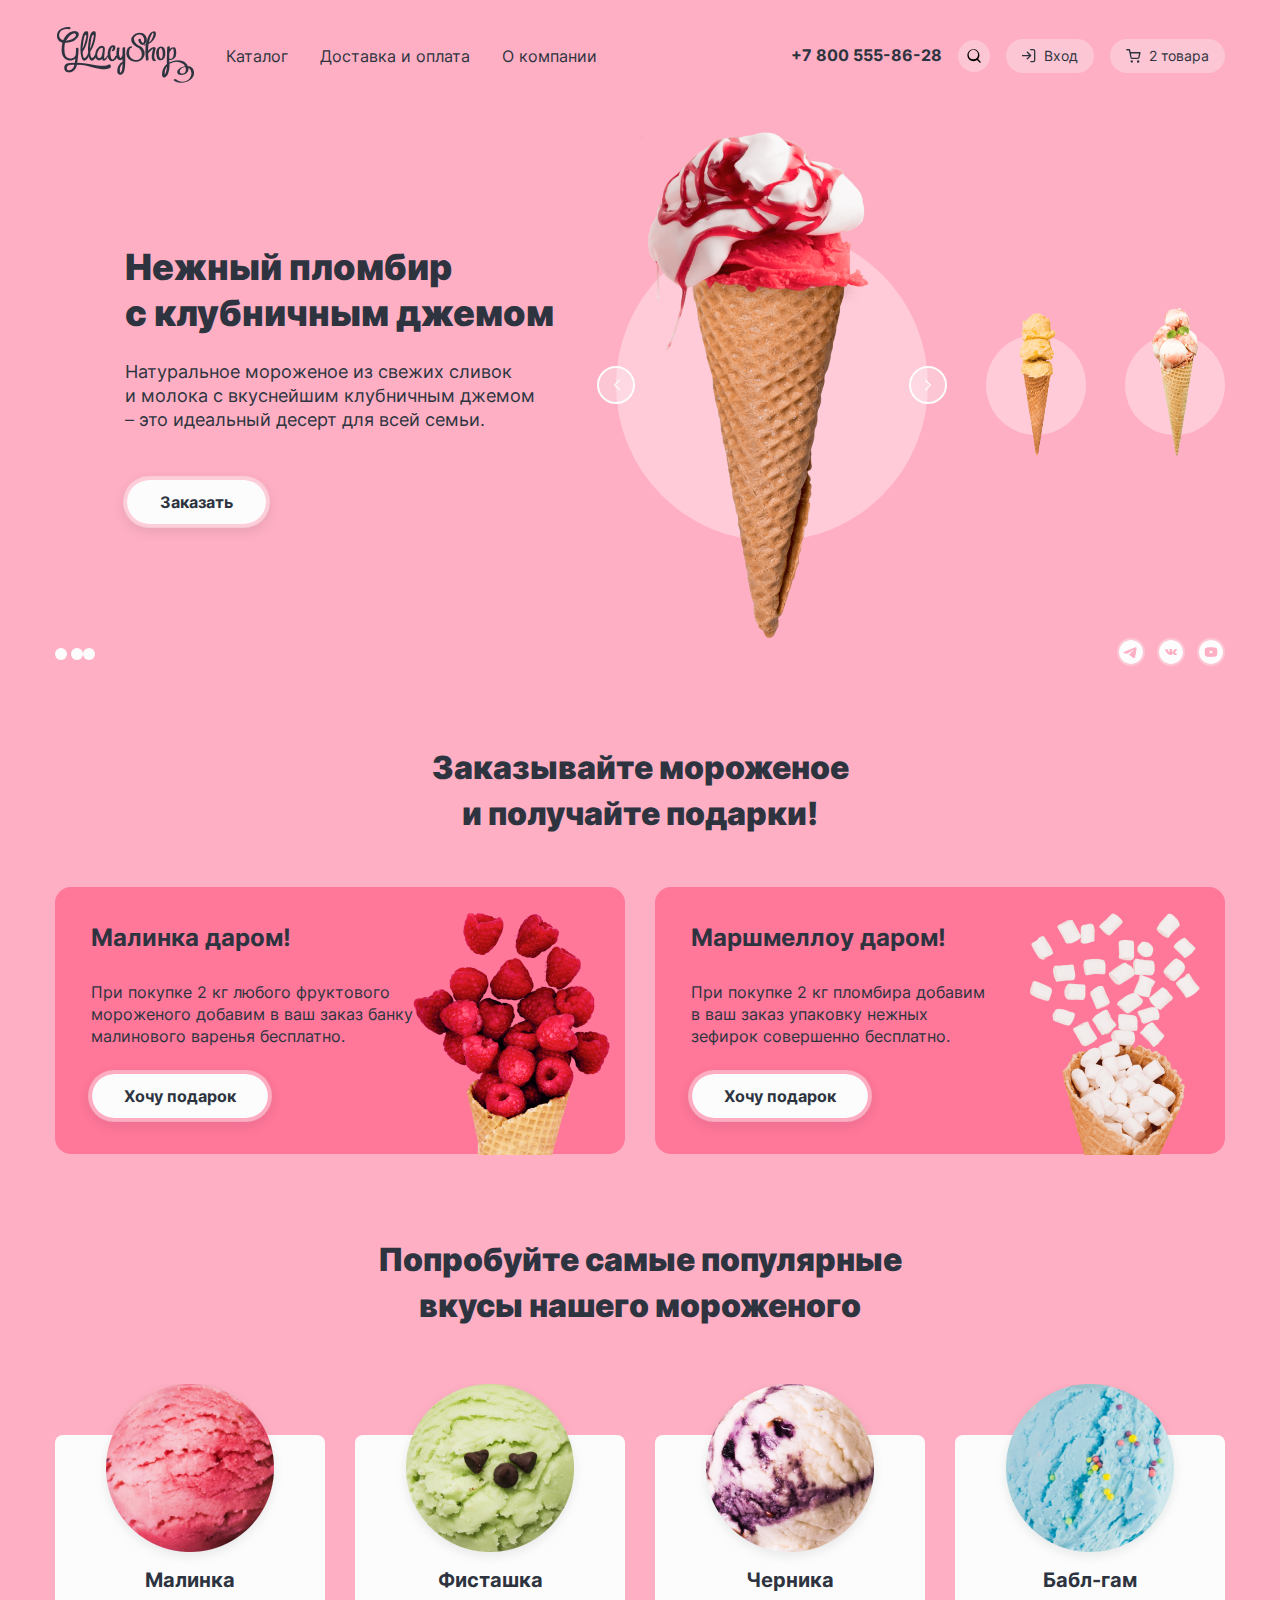
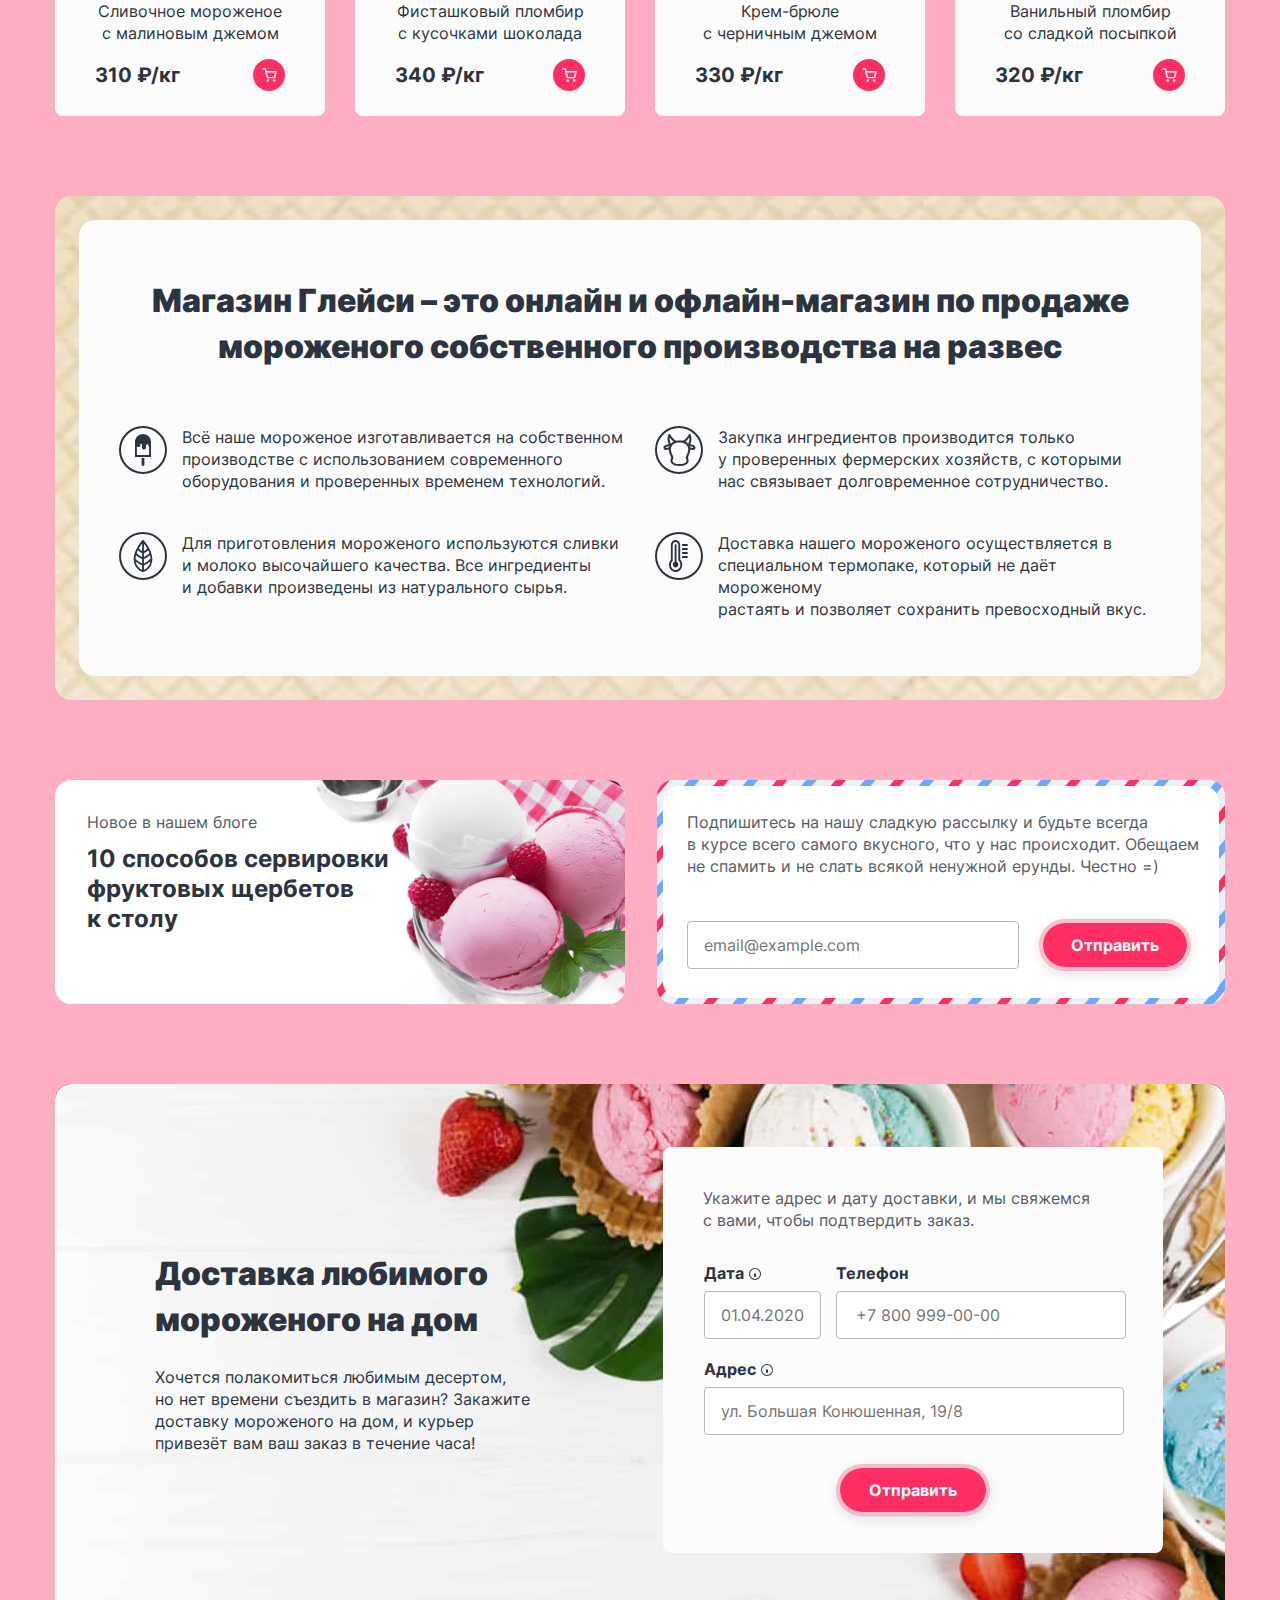
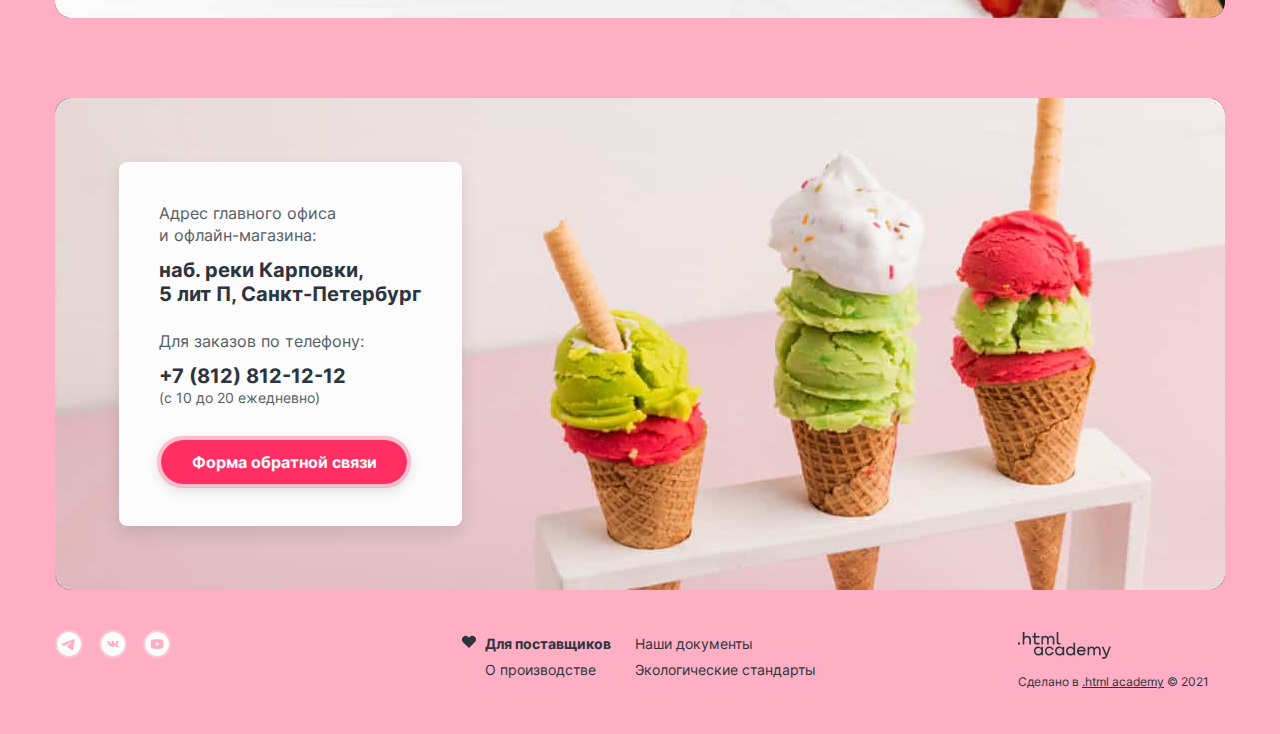
<file: index.html>
<!DOCTYPE html>
<html lang="ru">

<head>
  <meta charset="utf-8">
  <title>HTML Academy: Глейси</title>
  <link rel="stylesheet" href="styles/styles.css">
  <link rel="shortcut icon" href="favicon.ico" type="image/x-icon">
</head>

<body>
   <header>
       <nav class="navigation-index">
        <a href="https://htmlacademy.ru/">
         <img src="images/header-logo.png" class="header-logo" alt="логотип компании" width="137px" height="56px"></a>
        <ul class="navigation-list">
          <li class="navigation-item">
            <a href="catalog.html" class="navigation-link">Каталог</a>
            <div class="popap-catalog-new">
              <ul class="popap-catalog-list-new">
                <li><a href="#">Новинки</a></li>
                <li><a href="#">Сливочное</a></li>
                <li><a href="#">Щербеты</a></li>
                <li><a href="#">Фруктовый лед</a></li>
                <li><a href="#">Мелорин</a></li>
              </ul>
            </div>

          </li>
          <li class="navigation-item">
            <a href="#" class="navigation-link">Доставка и оплата</a>
          </li>
          <li class="navigation-item">
            <a href="#" class="navigation-link">О компании</a>
          </li>
        </ul>

        <ul class="navigation-user-list">
          <li class="navigation-user-item">
            <a class="navigation-tel-link" href="tel:+7 800 555-86-28">+7 800 555-86-28</a>
          </li>
          <li class="navigation-user-item">
          <a href="#" class="navigation-circle-link">

          <svg width="16" height="17" viewBox="0 0 16 17" fill="currentcolor" xmlns="http://www.w3.org/2000/svg"><path fill-rule="evenodd" clip-rule="evenodd" d="M2.7 8.2a4.7 4.7 0 1 1 9.3 0 4.7 4.7 0 0 1-9.3 0Zm8.4 4.7a6 6 0 1 1 1-1l2.4 2.5a.7.7 0 1 1-1 1l-2.4-2.5Z" fill="currentcolor"/></svg>
           <span class="visually-hidden">Поиск</span></a>
            <form class="find-nav">
            <input class="find-to-site" type="text" value="Поиск по сайту">
            </form>
           </li>
           <li class="navigation-user-item">
           <a href="#" class="navigation-link-btm">
           <svg width="14" height="15" viewBox="0 0 14 15" fill="currentcolor" xmlns="http://www.w3.org/2000/svg"><path fill-rule="evenodd" clip-rule="evenodd" d="M8 1.5c0-.3.3-.6.7-.6h2.6a2 2 0 0 1 2 2v9.3a2 2 0 0 1-2 2H8.7a.7.7 0 0 1 0-1.3h2.6a.7.7 0 0 0 .7-.7V2.9a.7.7 0 0 0-.7-.7H8.7a.7.7 0 0 1-.7-.7ZM4.9 3.7c.2-.2.6-.2.9 0L9.1 7a.7.7 0 0 1 .2.5.7.7 0 0 1-.2.5l-3.3 3.3a.7.7 0 1 1-1-1l2.3-2.1H.7a.7.7 0 1 1 0-1.3H7L4.9 4.7a.7.7 0 0 1 0-1Z" fill="currentcolor"/></svg>Вход</a>

               <form class="personal-area">
                  <label class="personal-area-label" for="personal-area-input">Личный кабинет
                     <input class="personal-area-email" type="email" value="email@example.com" id="personal-area-input">
                     <input class="personal-area-password" type="password" value="******" id="personal-area-input">
                  </label>
                 <div class="wrapper">
                    <button class="come-in red-button">Войти</button>
                  <div class="wrapper-link">
                     <a class="forgot-password" href="#">Забыли пароль?</a>
                     <a class="registration" href="#">Регистрация</a>
                  </div>
                </div>
              </form>

          </li>
          <li class="navigation-user-item">
            <a href="#" class="navigation-link-btm">
            <svg width="15" height="14" viewBox="0 0 15 14" fill="currentcolor" xmlns="http://www.w3.org/2000/svg"><path fill-rule="evenodd" clip-rule="evenodd" d="M1.2.1a.7.7 0 1 0 0 1.3h1.7l.5 2.4 1 4.9A1.8 1.8 0 0 0 6.2 10h5.6a1.8 1.8 0 0 0 1.8-1.4l1-4.9a.7.7 0 0 0-.7-.8H4.6L4.1.6c0-.3-.3-.5-.6-.5H1.2Zm4.5 8.3-.8-4H13l-.8 4a.5.5 0 0 1-.5.4H6.2a.5.5 0 0 1-.5-.4Zm-1.1 4a1.2 1.2 0 1 1 2.4 0 1.2 1.2 0 0 1-2.4 0Zm6.3 0a1.2 1.2 0 1 1 2.5 0 1.2 1.2 0 0 1-2.5 0Z" fill="currentcolor"/></svg>
            <span>2 товара</span></a>
               <div class="popover popover-card">
                  <h2 class="popover-title">Корзина </h2>
                    <ul class="card-list">
                       <li class="card-item">
                         <img class="card-picture" src="./images/raspberry.png" alt="мороженое малинка" width="50" height="50">
                         <div class="card-wrapper-desc">
                           <span>Малинка</span>
                           <p>1 кг х 310 ₽</p>
                          </div>
                          <div class="card-price">310 ₽</div>
                          <button class="card-img-del"><span class="visually-hidden">Кнопка удаления</span>
                          </button>
                         </li>

                       <li class="card-item">
                       <img class="card-picture" src="./images/bublegum.png" alt="мороженое бабл-гам" width="50" height="50">
                        <div class="card-wrapper-desc">
                          <span>Бабл-гам</span>
                          <p>1,5 кг х 320 ₽</p>
                         </div>
                         <div class="card-price">480 ₽</div>
                        <button class="card-img-del"><span class="visually-hidden">Кнопка удаления товара</span></button>
                      </li>
                    </ul>

                    <div class="wrapper-send">
                    <button class="red-button send-button">Оформить заказ</button>
                     <p>Итого: 790 ₽</p>
                   </div>
                </div>
            </div>

            <div class="popover-cart-empty"><span>Ваша корзина пока пуста<span></div>
          </li>
        </ul>
      </nav>

  </header>

  <div class="container">
    <main class="main-container main-index">
      <h1 class="visually-hidden">Магазин мороженого "Глейси"</h1>

      <div class="index-column">

      <section class="pagination-order-ice-cream">
       <h2 class="pagination-order-ice-cream-title">Нежный пломбир<br> с клубничным джемом</h2>
        <p class="pagination-order-ice-cream-desc">Натуральное мороженое из свежих сливок<br>
          и молока с вкуснейшим клубничным джемом<br> – это идеальный десерт для всей семьи.</p>
        <button class="pagination-order-ice-cream-button white-btm">Заказать</button>

        <ol class="pagination-order-ice-cream-list">
          <li class="pagination-order-ice-cream-item">
            <button class="pagination-order-ice-cream-btm pagination-order-ice-cream-btm-current"><span class="visually-hidden">Нежный пломбир с клубничным джемом</span></button>
          </li>
          <li class="pagination-order-ice-cream-item">
            <button class="pagination-order-ice-cream-btm"><span class="visually-hidden">Сливочное мороженое со вкусом банана</span></button>
          </li>
          <li class="pagination-order-ice-cream-item">
            <button class="pagination-order-ice-cream-btm"><span class="visually-hidden">Карамельный пломбир с маршмеллоу</span></button>
          </li>
        </ol>
      </section>
      <section class="slider-order-ice-cream-picture">
         <ol class="slider-order-ice-cream-picture-list">
           <li class="slider-order-ice-cream-picture-item">

        <div class="slider-button-wrapper">

             <button class="slider-button slider-prev">
             <svg width="7" height="12" viewBox="0 0 7 12" fill="currentcolor" xmlns="http://www.w3.org/2000/svg"><path fill-rule="evenodd" clip-rule="evenodd" d="M5.9 11.1a.7.7 0 0 0 1-1L2.5 6l4.2-4.2a.7.7 0 0 0-1-1L1.3 5.6c-.3.3-.3.7 0 1L5.9 11Z" fill="currentcolor"/></svg><span class="visually-hidden">предыдущее слайд</span>
            </button>

              <button class="slider-button slider-next">
              <svg width="7" height="12" viewBox="0 0 7 12" fill="currentcolor" xmlns="http://www.w3.org/2000/svg"><path fill-rule="evenodd" clip-rule="evenodd" d="M1.1.9a.7.7 0 1 0-1 1L4.5 6 .2 10.2a.7.7 0 0 0 1 1l4.6-4.7c.3-.3.3-.7 0-1L1.1 1Z" fill="#currentcolor"/></svg><span class="visually-hidden">следущий слайд</span></button>

        </div>

        <div class="slider-circle"></div>

          <img class="slider-img" src="./images/slider-ice-cream.png" alt="Нежный пломбир c клубничным джемом" width="306px" height="507px">

          </li>

          <li class="slider-order-ice-cream-picture-item"><a href="#">
            <img src="./images/slider-banan.png" alt="Сливочное мороженое со вкусом банана" width="66px" height="150px"></a>
          </li>
          <li class="slider-order-ice-cream-picture-item"><a href="#">
            <img src="./images/slider-marshmallow.png" alt="Карамельный пломбир с маршмеллоу" width="66px" height="150px"></a>
          </li>
        </ol>

        <ul class="slider-social-list">
          <li class="slider-social-item">
            <a href="#" class="slider-social-link">
            <img class="telegram-img" src="./images/telegram.svg" alt="телеграм" width="28" height="28">
            </a>
          </li>
          <li class="slider-social-item">
            <a href="#" class="slider-social-link">
            <img class="vk-img" src="./images/vk.svg" alt="вк" width="28" height="28">
            </a>
          </li>
          <li class="slider-social-item">
            <a href="#" class="slider-social-link">
              <img class="youtube-img" src="./images/youtube.svg" alt="ютуб" width="28" height="28">
            </a>
          </li>
        </ul>
      </section>
    </div>

      <!-- Заказывайте мороженое и получайте подарки! -->
      <section class="order-giff">
        <h3 class="ice-cream-header order-giff-title">Заказывайте мороженое<br> и получайте подарки! </h3>
 <div class="index-column-space">

        <div class="order-giff-wrapper">
          <div class="order-giff-item">
            <p class="order-giff-item-title">Малинка даром!</p>
            <p class="order-giff-item-desc">При покупке 2 кг любого фруктового<br> мороженого добавим в ваш заказ банку<br> малинового варенья бесплатно.</p>
            <button class="white-btm-giffts white-btm">Хочу подарок</button>
          </div>
     <div class="order-giff-picture"><span class="visually-hidden">Фото малинки</span>
         </div>
        </div>


        <div class="order-giff-wrapper">
          <div class="order-giff-item">
            <p class="order-giff-item-title">Маршмеллоу даром!</p>
            <p class="order-giff-item-desc">При покупке 2 кг пломбира добавим<br> в ваш заказ упаковку нежных<br> зефирок совершенно бесплатно.</p>
            <button class="white-btm-giffts white-btm">Хочу подарок</button>
          </div>
        <div class="order-giff-picture-marshmallow"><span class="visually-hidden">Фото маршмеллоу</span>
         </div>
        </div>
      </section>

      <!-- Попробуйте самые популярные вкусы нашего мороженого -->
      <section class="test-ice-cream">
        <h2 class="ice-cream-header test-ice-cream-header ">Попробуйте самые популярные<br> вкусы нашего мороженого</h2>

        <ul class="test-ice-cream-list">
          <li class="test-ice-cream-item">
            <img src="./images/raspberry.png" class="test-ice-cream-picture" width="192" height="184" alt="мороженое малинка">
            <p class="test-ice-cream-title">Малинка</p>
            <p class="test-ice-cream-desc">Сливочное мороженое<br> с малиновым джемом</p>
            <div class="test-ice-cream-wrapper">
              <p class="test-ice-cream-price">310 ₽/кг</p>
              <button class="test-ice-cream-btm">

              <svg width="15" height="14" viewBox="0 0 15 14" fill="currentcolor" xmlns="http://www.w3.org/2000/svg"><path fill-rule="evenodd" clip-rule="evenodd" d="M1.2.3a.7.7 0 1 0 0 1.3h1.7l.5 2.3 1 5a1.8 1.8 0 0 0 1.8 1.4h5.6a1.8 1.8 0 0 0 1.8-1.5l1-4.9a.7.7 0 0 0-.7-.8H4.6L4.1.8c0-.3-.3-.6-.6-.6H1.2Zm4.5 8.2-.8-4H13l-.8 4a.5.5 0 0 1-.5.4H6.2a.5.5 0 0 1-.5-.4Zm-1.1 4a1.2 1.2 0 1 1 2.4 0 1.2 1.2 0 0 1-2.4 0Zm6.3 0a1.2 1.2 0 1 1 2.5 0 1.2 1.2 0 0 1-2.5 0Z" fill="currentcolor"/></svg>

            <span class="visually-hidden">Корзина</span></button>
            </div>
          </li>

          <li class="test-ice-cream-item">
            <img src="./images/pistachio.png" class="test-ice-cream-picture" width="192" height="184" alt="Фисташковый пломбир с кусочками шоколада">
            <p class="test-ice-cream-title">Фисташка</p>
            <p class="test-ice-cream-desc">Фисташковый пломбир<br> с кусочками шоколада</p>
            <div class="test-ice-cream-wrapper">
              <p class="test-ice-cream-price">340 ₽/кг</p>
              <button class="test-ice-cream-btm">

              <svg width="15" height="14" viewBox="0 0 15 14" fill="currentcolor" xmlns="http://www.w3.org/2000/svg"><path fill-rule="evenodd" clip-rule="evenodd" d="M1.2.3a.7.7 0 1 0 0 1.3h1.7l.5 2.3 1 5a1.8 1.8 0 0 0 1.8 1.4h5.6a1.8 1.8 0 0 0 1.8-1.5l1-4.9a.7.7 0 0 0-.7-.8H4.6L4.1.8c0-.3-.3-.6-.6-.6H1.2Zm4.5 8.2-.8-4H13l-.8 4a.5.5 0 0 1-.5.4H6.2a.5.5 0 0 1-.5-.4Zm-1.1 4a1.2 1.2 0 1 1 2.4 0 1.2 1.2 0 0 1-2.4 0Zm6.3 0a1.2 1.2 0 1 1 2.5 0 1.2 1.2 0 0 1-2.5 0Z" fill="currentcolor"/></svg>

                <span class="visually-hidden">Корзина</span></button>
            </div>
          </li>

          <li class="test-ice-cream-item">
            <img src="./images/blueberry.png" class="test-ice-cream-picture" width="192" height="184" alt="Крем-брюле с черничным джемом">
            <p class="test-ice-cream-title">Черника</p>
            <p class="test-ice-cream-desc">Крем-брюле<br> с черничным джемом</p>
            <div class="test-ice-cream-wrapper">
              <div class="test-ice-cream-price">330 ₽/кг</div>
              <button class="test-ice-cream-btm">

              <svg width="15" height="14" viewBox="0 0 15 14" fill="currentcolor" xmlns="http://www.w3.org/2000/svg"><path fill-rule="evenodd" clip-rule="evenodd" d="M1.2.3a.7.7 0 1 0 0 1.3h1.7l.5 2.3 1 5a1.8 1.8 0 0 0 1.8 1.4h5.6a1.8 1.8 0 0 0 1.8-1.5l1-4.9a.7.7 0 0 0-.7-.8H4.6L4.1.8c0-.3-.3-.6-.6-.6H1.2Zm4.5 8.2-.8-4H13l-.8 4a.5.5 0 0 1-.5.4H6.2a.5.5 0 0 1-.5-.4Zm-1.1 4a1.2 1.2 0 1 1 2.4 0 1.2 1.2 0 0 1-2.4 0Zm6.3 0a1.2 1.2 0 1 1 2.5 0 1.2 1.2 0 0 1-2.5 0Z" fill="currentcolor"/></svg>

                <span class="visually-hidden">Корзина</span></button>
            </div>
          </li>

          <li class="test-ice-cream-item">
            <img src="./images/bublegum.png" class="test-ice-cream-picture" width="192" height="184" alt="Ванильный пломбир со сладкой посыпкой">
            <p class="test-ice-cream-title">Бабл-гам</p>
            <p class="test-ice-cream-desc">Ванильный пломбир<br> со сладкой посыпкой</p>
            <div class="test-ice-cream-wrapper">
              <div class="test-ice-cream-price">320 ₽/кг</div>
              <button class="test-ice-cream-btm">

              <svg width="15" height="14" viewBox="0 0 15 14" fill="currentcolor" xmlns="http://www.w3.org/2000/svg"><path fill-rule="evenodd" clip-rule="evenodd" d="M1.2.3a.7.7 0 1 0 0 1.3h1.7l.5 2.3 1 5a1.8 1.8 0 0 0 1.8 1.4h5.6a1.8 1.8 0 0 0 1.8-1.5l1-4.9a.7.7 0 0 0-.7-.8H4.6L4.1.8c0-.3-.3-.6-.6-.6H1.2Zm4.5 8.2-.8-4H13l-.8 4a.5.5 0 0 1-.5.4H6.2a.5.5 0 0 1-.5-.4Zm-1.1 4a1.2 1.2 0 1 1 2.4 0 1.2 1.2 0 0 1-2.4 0Zm6.3 0a1.2 1.2 0 1 1 2.5 0 1.2 1.2 0 0 1-2.5 0Z" fill="currentcolor"/></svg>

                <span class="visually-hidden">Корзина</span></button>
            </div>
          </li>

        </ul>
      </section>


      <!-- Магазин Глейси – это онлайн и офлайн-магазин по продаже мороженого собственного производства на развес -->
      <section class="online-order-ice-cream">
        <div class="online-order-ice-cream-wrapper">

          <h2 class="visually-hidden">онлайн магазин мороженого</h2>
          <p class="ice-cream-header online-order-ice-cream-header">Магазин Глейси – это онлайн и офлайн-магазин по продаже<br> мороженого собственного производства на развес</br></p>

           <ul class="online-order-ice-cream-list">
            <li class="online-order-ice-item">
              <div class="online-order-ice-item-img path-ice-cream"><span class="visually-hidden">круг с мороженым</span></div>

              <p>Всё наше мороженое изготавливается на собственном<br> производстве с
                использованием современного<br> оборудования и проверенных временем технологий.</p>
            </li>

            <li class="online-order-ice-item">

              <div class="online-order-ice-item-img path-cow"><span class="visually-hidden">круг с коровой</span></div>

              <p>Закупка ингредиентов производится только<br> у проверенных фермерских
                хозяйств, с которыми<br> нас связывает долговременное сотрудничество.</p>
            </li>

            <li class="online-order-ice-item">

              <div class="online-order-ice-item-img path-leaf"><span class="visually-hidden">круг с листочком</span></div>

              <p>Для приготовления мороженого используются сливки<br> и молоко высочайшего качества. Все ингредиенты<br> и добавки произведены из натурального сырья.</p>
            </li>

            <li class="online-order-ice-item">

              <div class="online-order-ice-item-img path-thermometer"><span class="visually-hidden">круг с термометром</span></div>

              <p>Доставка нашего мороженого осуществляется в<br> специальном термопаке,
                который не даёт мороженому<br> растаять и позволяет сохранить превосходный вкус.</p>
            </li>
          </ul>
        </div>
        </section>

    <div class="news">
      <section class="news-the-blog">
       <div class="news-the-blog-wrapper">
        <h2 class="news-the-blog-header">Новое в нашем блоге</h2>
         <p class="news-the-blog-desc">10 способов сервировки<br> фруктовых щербетов<br> к столу</p>
       </div>
        <div class="news-the-blog-picture"><span class="visually-hidden">мороженое</span></div>
        </section>

      <section class="newsletter">
       <form class="newsletter-form">
        <label for="newsletter-email">Подпишитесь на нашу сладкую рассылку и будьте всегда<br> в курсе всего самого вкусного, что у нас происходит. Обещаем<br> не спамить и не слать всякой ненужной ерунды. Честно =)</label>
        <input id="newsletter-email" type="email" placeholder="email@example.com" required>
        <button class="newsletter-button red-button">Отправить</button>
        </form>
      </section>
    </div>

  <!-- Доставка любимого мороженого на дом       -->
      <section class="delivery-home-ice-cream">
        <div class="delivery-home-ice-cream-wrapper">
         <h2 class="ice-cream-header delivery-home-ice-cream-header">Доставка любимого<br> мороженого на дом
        </h2>
         <p class="delivery-home-ice-cream-desc">
            Хочется полакомиться любимым десертом,<br> но нет времени съездить в магазин? Закажите<br> доставку мороженого на дом, и курьер<br> привезёт вам ваш заказ в течение часа!
         </p>
        </div>

     <div class="delivery-form-div">
      <p class="delivery-form-div-title">Укажите адрес и дату доставки, и мы свяжемся<br> с вами, чтобы подтвердить заказ.</p>

        <form class="delivery-form" method="post" action="https://echo.htmlacademy.ru/">
          <p class="appointment-form-data">

        <span class="form-label">
          <label class="form-label" for="appointment-data">Дата</label>
             <span class="tooltip">
              <button class="tooltip-toggle" type="button" aria-labelledby="tooltip-label">
            <svg class="tooltip-icon" width="14" height="14" viewBox="0 0 14 14" fill="none" xmlns="http://www.w3.org/2000/svg"><path fill-rule="evenodd" clip-rule="evenodd" d="M7 2a5 5 0 1 0 0 10A5 5 0 0 0 7 2ZM1 7a6 6 0 1 1 12 0A6 6 0 0 1 1 7Zm6-1 1 1v2a1 1 0 0 1-2 0V7l1-1Zm0-2a1 1 0 0 0 0 1 1 1 0 0 0 0-1Z" fill="#2D3440"/></svg>
              </button>
              <span class="tooltip-text" role="tooltip" id="tooltip-label">Введите дату доставки
              </span>
            </span>
            <input class="field" type="datе" id="appointment-data" name="appointment-data" placeholder="01.04.2020">
        </span>
          </p>

          <p class="appointment-form-phone">
            <label class="form-label" for="appointment-phone">Телефон</label>
            <input class="field-tel" type="text" id="appointment-phone" name="appointment-phone" placeholder="+7 800 999-00-00">
          </p>

          <p class="appointment-for-address">
            <span class="form-label form-label-icon">
              <label class="form-label" for="appointment-address">Адрес</label>
             <span class="tooltip">
              <button class="tooltip-toggle" type="button" aria-labelledby="tooltip-label">
            <svg class="tooltip-icon" width="14" height="14" viewBox="0 0 14 14" fill="none" xmlns="http://www.w3.org/2000/svg"><path fill-rule="evenodd" clip-rule="evenodd" d="M7 2a5 5 0 1 0 0 10A5 5 0 0 0 7 2ZM1 7a6 6 0 1 1 12 0A6 6 0 0 1 1 7Zm6-1 1 1v2a1 1 0 0 1-2 0V7l1-1Zm0-2a1 1 0 0 0 0 1 1 1 0 0 0 0-1Z" fill="#2D3440"/></svg>
              </button>
              <span class="tooltip-text" role="tooltip" id="tooltip-label">Введите название улицы, дома и квартиры</span>

            </span>
          </span>
           <input class="field-address" type="text" id="appointment-address" name="appointment-address" placeholder="ул. Большая Конюшенная, 19/8">
          </p>
          <button class="send-submit red-button" type="submit">Отправить</button>
        </form>

      </div>
    </section>

  <!-- Адрес главного офиса и офлайн-магазина: -->
  <section class="main-address">
   <div class="main-address-div">
  <h2 class="main-address-title">Адрес главного офиса<br> и офлайн-магазина:</h2>
  <address class="main-address-address">наб. реки Карповки,<br> 5 лит П, Санкт-Петербург</address>
    <h3 class="main-address-tel-header">Для заказов по телефону:</h3>
    <p class="main-address-tel-number">+7 (812) 812-12-12</p>
    <p class="main-address-time-work">(с 10 до 20 ежедневно)</p>
    <button class="main-address-button red-button">Форма обратной связи</button>

   </div>
  </section>

 </main>
<!-- Подвал -->
   <footer class="footer-page">

     <section class="footer-social">
        <ul class="footer-social-list">
          <li class="footer-social-item">
        <a href="#" class="footer-social-link">
          <img class="telegram-img" src="./images/telegram.svg" alt="телеграм" width="28" height="28"></a>
          </li>
          <li class="footer-social-item">
            <a href="#" class="footer-social-link">
         <img class="vk-img" src="./images/vk.svg" alt="телеграм" width="28" height="28"></a>
          </li>
          <li class="footer-social-item">
            <a href="#" class="footer-social-link">
              <img class="youtube-img" src="./images/youtube.svg" alt="ютуб" width="28" height="28"> </a>
          </li>
        </ul>
        </section>

        <section class="footer-navigation">

        <ul class="footer-navigation-list">
          <li>
         <a href="#">
          <svg width="14" height="14" viewBox="0 0 14 14" fill="none" xmlns="http://www.w3.org/2000/svg"><path d="M12.9 2a3.7 3.7 0 0 0-5.2 0l-.7.7-.7-.7A3.7 3.7 0 0 0 1 7.2l.7.7L7 13l5.2-5.2.7-.7a3.7 3.7 0 0 0 0-5.2Z" fill="#2D3440"/></svg>
            </a>
          </li>

            <li class="footer-navigation-current footer-navigation-item">
             <a href="#">Для поставщиков</a>
            </li>

            <li class="footer-navigation-item">
              <a href="#">Наши документы</a>
             </li>

             <li class="footer-navigation-item">
             </li>

             <li class="footer-navigation-item">
              <a href="#">О производстве</a>
             </li>

             <li class="footer-navigation-item">
              <a href="#">Экологические стандарты</a>

             </li>

          </ul>
       </section>

       <section class="footer-page-logo">
        <a href="https://htmlacademy.ru/" class="footer-page-logo-link">
          <svg width="93" height="27" viewBox="0 0 93 27" fill="none" xmlns="http://www.w3.org/2000/svg"><g fill="#2D3440"><path d="M0 10.4v2.1h2v-2H0ZM9.4 3.7c-1.2 0-2.3.5-2.9 1.4V0H4.7v12.5h1.6V8.2c0-1.7 1.1-3 2.7-3 1.5 0 2.3 1.2 2.3 2.7v4.6h1.7v-5c0-2.3-1.5-3.8-3.7-3.8ZM21.5 4h-3.9V.8H16v3h-1.6v1.6H16v4.8c0 1.4.8 2.2 2.2 2.2h3.3v-1.6h-3c-.6 0-.9-.3-.9-.9V5.5h4V3.9ZM33.3 3.7c-1.4 0-2.4.6-3 1.6a3 3 0 0 0-2.7-1.6c-1.1 0-2 .6-2.5 1.4V4h-1.6v8.6H25V8.1c0-1.6.8-2.8 2.1-2.8 1.2 0 2 .8 2 2.1v5.1h1.6V8c0-2 1.1-2.7 2.1-2.7 1.2 0 2 .8 2 2.1v5.1h1.6V7.2c0-2-1.2-3.5-3.2-3.5ZM38.7 10.3c0 1.4.8 2.2 2.2 2.2h1.7v-1.6h-1.4c-.6 0-.9-.3-.9-.8V0h-1.6v10.3ZM23.4 16a3.7 3.7 0 0 0-3.2-1.5c-2.5 0-4.3 1.8-4.3 4.5 0 2.6 1.8 4.5 4.3 4.5 1.4 0 2.5-.7 3.1-1.6v1.3H25v-8.5h-1.6v1.2Zm-3 5.9c-1.7 0-2.9-1.3-2.9-3 0-1.6 1.2-2.9 3-2.9 1.7 0 2.9 1.3 2.9 3 0 1.6-1.2 2.9-3 2.9ZM35.8 17.8c-.4-2-2.2-3.3-4.4-3.3-2.7 0-4.5 2-4.5 4.5s1.8 4.5 4.5 4.5c2.2 0 4-1.5 4.4-3.4H34c-.3 1-1.3 1.8-2.6 1.8-1.8 0-2.9-1.3-2.9-3 0-1.6 1.1-2.9 3-2.9 1.2 0 2.2.8 2.5 1.8h1.8ZM44.5 16a3.7 3.7 0 0 0-3-1.5c-2.6 0-4.5 1.8-4.5 4.5 0 2.6 1.9 4.5 4.4 4.5 1.4 0 2.4-.7 3-1.6h.1v1.3h1.7v-8.5h-1.7v1.2Zm-2.9 5.9c-1.8 0-3-1.3-3-3 0-1.6 1.2-2.9 3-2.9s3 1.3 3 3c0 1.6-1.2 2.9-3 2.9ZM55.5 16c-.7-.9-1.8-1.5-3.1-1.5-2.5 0-4.4 1.8-4.4 4.5 0 2.6 1.8 4.5 4.4 4.5 1.3 0 2.4-.6 3-1.5h.1v1.2h1.6V10.8h-1.6V16Zm-2.9 6c-1.8 0-3-1.4-3-3s1.2-3 3-3 2.9 1.4 2.9 3-1.1 3-2.9 3ZM63.3 14.5c-2.6 0-4.4 2-4.4 4.5 0 2.4 1.7 4.5 4.5 4.5 2 0 3.6-1.1 4.2-3h-1.7c-.4.9-1.3 1.4-2.5 1.4-1.5 0-2.6-1-2.7-2.4h7c.3-2.8-1.5-5-4.4-5Zm0 1.5c1.4 0 2.4.9 2.7 2h-5.3c.2-1.1 1.3-2 2.6-2ZM79.4 14.5c-1.3 0-2.3.6-2.9 1.6a3 3 0 0 0-2.7-1.6 3 3 0 0 0-2.6 1.4v-1.2h-1.6v8.5h1.6V19c0-1.7.9-2.8 2.2-2.9 1.2 0 1.9.9 1.9 2.2v5h1.6v-4.5c0-1.9 1.2-2.7 2.2-2.7 1.2 0 1.9.9 1.9 2.2v5h1.6V18c0-2-1.2-3.5-3.2-3.5ZM88.5 21.9l-3-7.2h-1.8l4 9.3c-.3.8-.6 1-1.4 1h-2v1.7h2c1.5 0 2.3-.7 2.8-2.1l3.8-10h-1.7L88.5 22Z"/></g><defs><clipPath id="a"><path fill="#fff" d="M0 0h93v26.7H0z"/></clipPath></defs></svg>
        </a>

       <a class="footer-logo-link" href="https://htmlacademy.ru/">Сделано в <span>.html academy</span> © 2021</a>
      </section>


    </footer>
   </div>

   <div class="modal-container modal-container-close">
      <div class="feedback-form">
        <button class="modal-button-close" type="button">
        <span class=visually-hidden>Закрыть</span>
        </button>
        <h2 class="modal-container-title">Мы обязательно ответим вам!</h2>

         <form action="https://echo.htmlacademy.ru/" class="modal-form">
            <label for="label-fio"><span class="visually-hidden">Имя и фамилия</span>
              <input class="input-fio" type="text" value="Имя и фамилия" id="label-fio">
            </label>
            <label for="label-email""><span class="visually-hidden">Email</span>
              <input class="input-email" type="email" value="email@example.com" id="label-email">
            </label>
            <label for="label-text""><span class="visually-hidden">В свободной форме</span>
              <textarea class="input-text" type="text" id="label-email">В свободной форме</textarea>
            </label>

            <div class="modal-div-sibmit">
            <button type="submit" class="red-button submit-server">Отправить</button>
          </div>
         </form>
      </div>

   </div>
  <!-- для контейнера -->
</body>
</html>
</file>
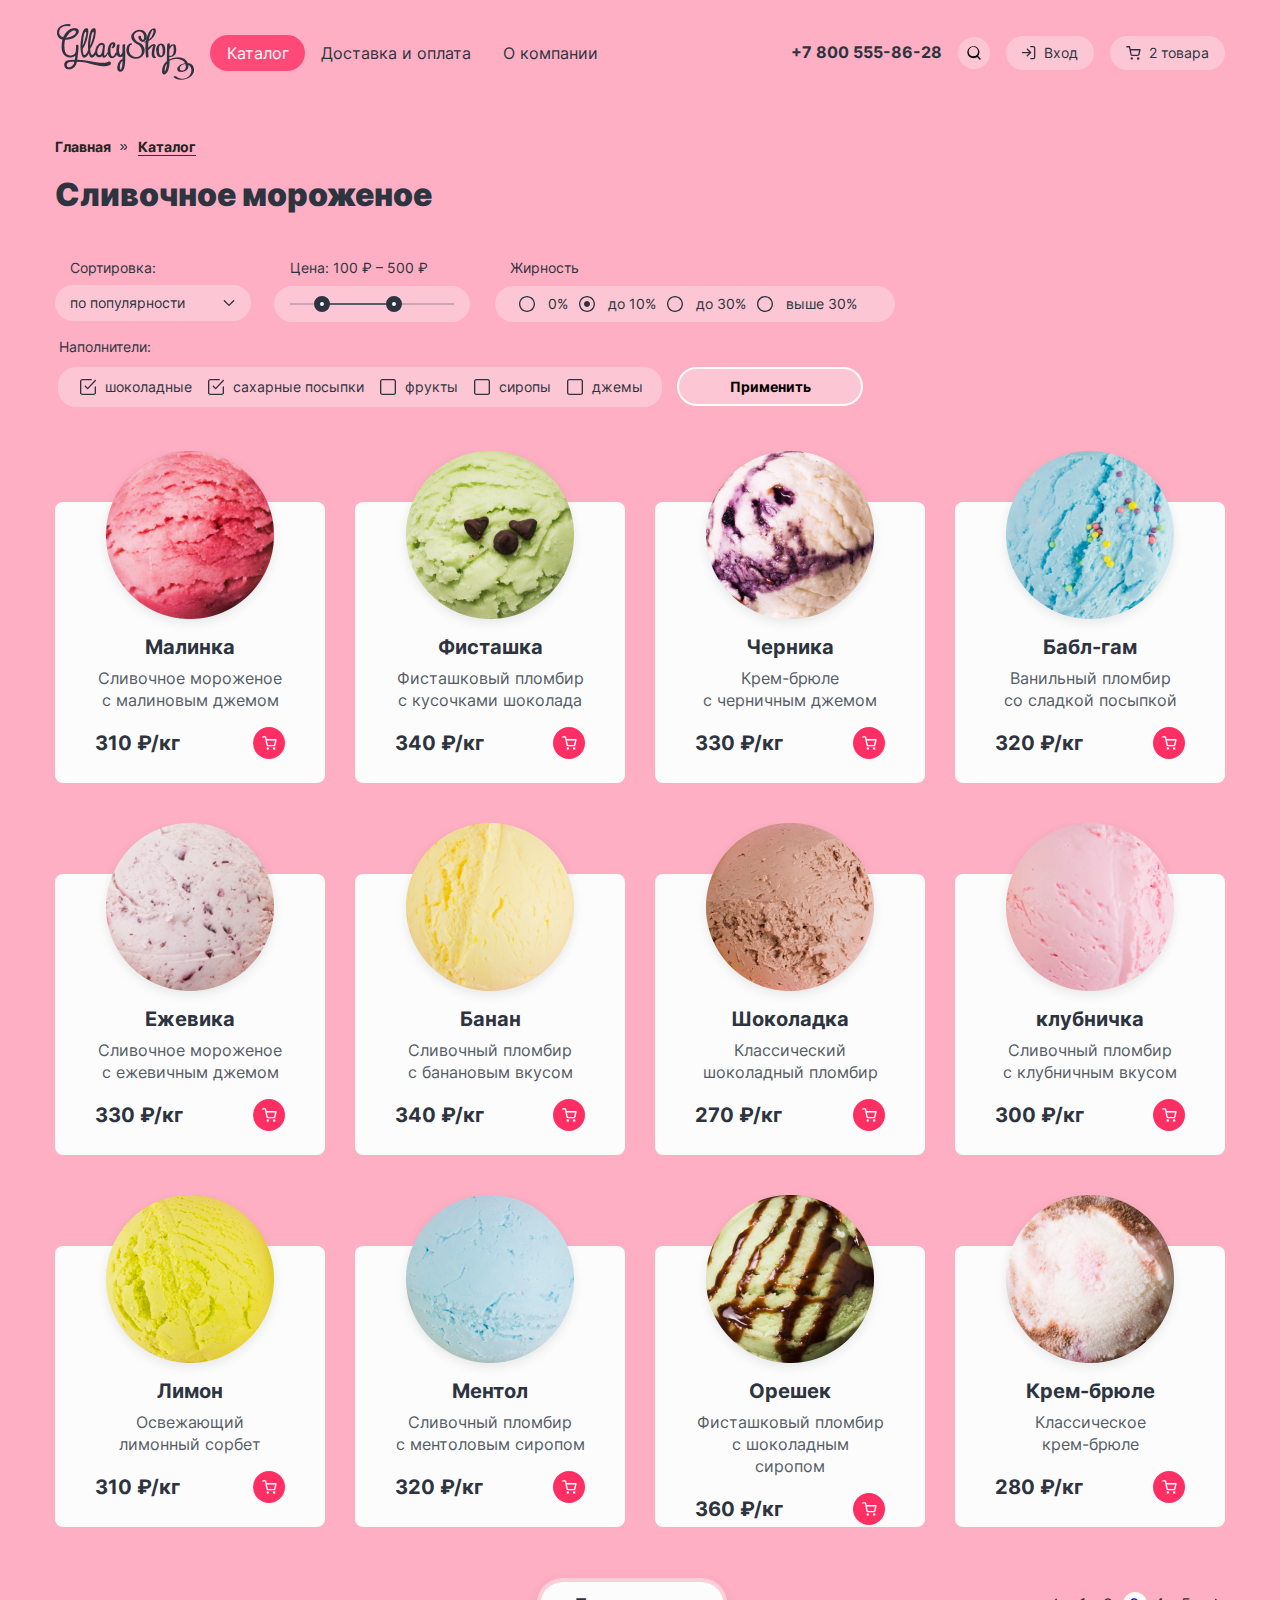
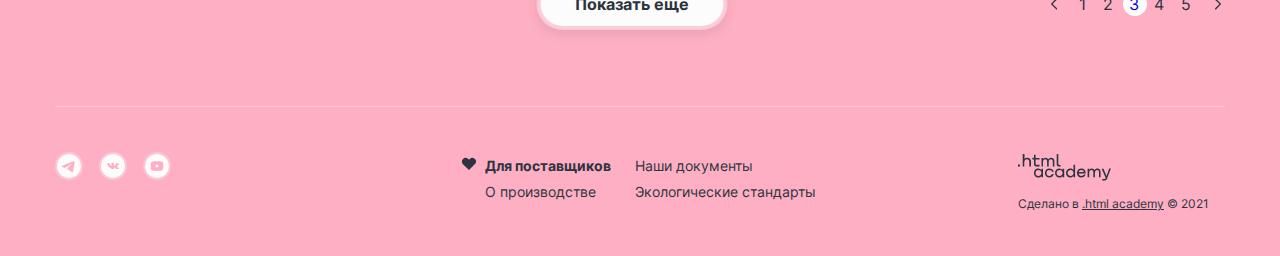
<file: catalog.html>
<!DOCTYPE html>
<html lang="ru">

<head>
  <meta charset="utf-8">
  <title>HTML Academy: Глейси</title>
  <link rel="stylesheet" href="styles/styles.css">
  <link rel="shortcut icon" href="favicon.ico" type="image/x-icon">
</head>

<body>

  <body>
    <header>
      <nav class="navigation">
        <a href="https://htmlacademy.ru/">
          <img src="images/header-logo.png" class="header-logo" alt="логотип компании" width="137px" height="56px"></a>
        <ul class="navigation-list">
          <li class="navigation-item">
            <span class="navigation-link-current">Каталог</span>
          </li>
          <li class="navigation-item">
            <a href="#" class="navigation-link">Доставка и оплата</a>
          </li>
          <li class="navigation-item">
            <a href="#" class="navigation-link">О компании</a>
          </li>
        </ul>

        <ul class="navigation-user-list">
          <li class="navigation-user-item">
            <a class="navigation-tel-link" href="tel:+7 800 555-86-28">+7 800 555-86-28</a>
          </li>
          <li class="navigation-user-item">
            <a href="#" class="navigation-circle-link">
              <svg width="16" height="17" viewBox="0 0 16 17" fill="currentcolor" xmlns="http://www.w3.org/2000/svg">
                <path fill-rule="evenodd" clip-rule="evenodd"
                  d="M2.7 8.2a4.7 4.7 0 1 1 9.3 0 4.7 4.7 0 0 1-9.3 0Zm8.4 4.7a6 6 0 1 1 1-1l2.4 2.5a.7.7 0 1 1-1 1l-2.4-2.5Z"
                  fill="currentcolor" />
              </svg>
              <span class="visually-hidden">Поиск</span></a>
                <form class="find-nav">
                   <input class="find-to-site" type="text" value="Поиск по сайту">
                </form>
          </li>
          <li class="navigation-user-item">
            <a href="#" class="navigation-link-btm">
              <svg width="14" height="15" viewBox="0 0 14 15" fill="currentcolor" xmlns="http://www.w3.org/2000/svg">
                <path fill-rule="evenodd" clip-rule="evenodd"
                  d="M8 1.5c0-.3.3-.6.7-.6h2.6a2 2 0 0 1 2 2v9.3a2 2 0 0 1-2 2H8.7a.7.7 0 0 1 0-1.3h2.6a.7.7 0 0 0 .7-.7V2.9a.7.7 0 0 0-.7-.7H8.7a.7.7 0 0 1-.7-.7ZM4.9 3.7c.2-.2.6-.2.9 0L9.1 7a.7.7 0 0 1 .2.5.7.7 0 0 1-.2.5l-3.3 3.3a.7.7 0 1 1-1-1l2.3-2.1H.7a.7.7 0 1 1 0-1.3H7L4.9 4.7a.7.7 0 0 1 0-1Z"
                  fill="currentcolor" />
              </svg>Вход</a>

              <form class="personal-area">
                <label class="personal-area-label" for="personal-area-input">Личный кабинет
                   <input class="personal-area-email" type="email" value="email@example.com" id="personal-area-input">
                   <input class="personal-area-password" type="password" value="******" id="personal-area-input">
                </label>
               <div class="wrapper">
                  <button class="come-in red-button">Войти</button>
                <div class="wrapper-link">
                   <a class="forgot-password" href="#">Забыли пароль?</a>
                   <a class="registration" href="#">Регистрация</a>
                </div>
              </div>
            </form>

          </li>
          <li class="navigation-user-item">
            <a href="#" class="navigation-link-btm">
              <svg width="15" height="14" viewBox="0 0 15 14" fill="currentcolor" xmlns="http://www.w3.org/2000/svg">
                <path fill-rule="evenodd" clip-rule="evenodd"
                  d="M1.2.1a.7.7 0 1 0 0 1.3h1.7l.5 2.4 1 4.9A1.8 1.8 0 0 0 6.2 10h5.6a1.8 1.8 0 0 0 1.8-1.4l1-4.9a.7.7 0 0 0-.7-.8H4.6L4.1.6c0-.3-.3-.5-.6-.5H1.2Zm4.5 8.3-.8-4H13l-.8 4a.5.5 0 0 1-.5.4H6.2a.5.5 0 0 1-.5-.4Zm-1.1 4a1.2 1.2 0 1 1 2.4 0 1.2 1.2 0 0 1-2.4 0Zm6.3 0a1.2 1.2 0 1 1 2.5 0 1.2 1.2 0 0 1-2.5 0Z"
                  fill="currentcolor" />
              </svg>
              <span>2 товара</span></a>
              <div class="popover">
                <h2 class="popover-title">Корзина </h2>
                  <ul class="card-list">
                     <li class="card-item">
                       <img class="card-picture" src="./images/raspberry.png" alt="мороженое малинка" width="50" height="50">
                       <div class="card-wrapper-desc">
                         <span>Малинка</span>
                         <p>1 кг х 310 ₽</p>
                        </div>
                        <div class="card-price">310 ₽</div>
                        <button class="card-img-del"><span class="visually-hidden">Кнопка удаления</span>
                        </button>
                       </li>

                     <li class="card-item">
                     <img class="card-picture" src="./images/bublegum.png" alt="мороженое бабл-гам" width="50" height="50">
                      <div class="card-wrapper-desc">
                        <span>Бабл-гам</span>
                        <p>1,5 кг х 320 ₽</p>
                       </div>
                       <div class="card-price">480 ₽</div>
                      <button class="card-img-del"><span class="visually-hidden">Кнопка удаления товара</span></button>
                    </li>
                  </ul>

                  <div class="wrapper-send">
                    <button class="red-button send-button">Оформить заказ</button>
                     <p>Итого: 790 ₽</p>
                   </div>
                </div>
            </div>
            <div class="popover-cart-empty"><span>Ваша корзина пока пуста<span></div>
          </li>
        </ul>
      </nav>
    </header>

    <div class="container">
      <main class="main-inner">
        <header class="header-innner">
          <h1 class="visually-hidden">Каталог</h1>
        </header>

        <section class="catalog-ice-cream">
          <ul class="catalog-breadcrumbs-list">
            <li class="catalog-breadcrumbs-item">
              <a href="index.html" class="catalog-breadcrumbs-link">Главная</a>
            </li>
            <li class="catalog-breadcrumbs-item">
              <a class="catalog-breadcrumbs-link">Каталог</a>
            </li>
          </ul>
        </section>

        <section class="catalog-products">
          <h2 class="visually-hidden">Каталог товаров</h2>

          <h2 class="catalog-products-header ice-cream-header">Сливочное мороженое</h2>

          <form class="catalog-filter" action="https://echo.htmlacademy.ru/" method="get">
            <div class="catalog-wrapper">
              <h3 class="catalog-filter-sort">Сортировка:</h3>
              <select class="select-control" aria-label="Сортировка">
                <option value="popular">по популярности</option>
              </select>
            </div>

            <fieldset class="catalog-filter-group-price">
              <legend class="catalog-filter-price-title">Цена: 100 ₽ – 500 ₽</legend>

              <div class="catalog-range">
                <div class="range-scale">
                  <div class="catalog-range-bar" style="left:34px;width:68px">
                    <button class="catalog-range-toggle catalog-toggle-min">
                   <span class="visually-hidden">Изменить минимальную цену</span></button>
                    <button class="catalog-range-toggle catalog-toggle-max">
                  <span class="visually-hidden">Изменить максимальную цену</span></button>
                  </div>
                </div>
              </div>

            </fieldset>

            <fieldset class="catalog-filter-group-fat-content">
              <legend class="catalog-filter-fat-content-title">Жирность</legend>

              <div class="fat-content-control-list">

                  <label class="fat-content-control">
                    <input class="visually-hidden-input fat-content-control-input" type="radio" name="product-group"
                      value="0">
                    <span class="radio_box"></span>
                    <span class="radio_box_label">0%</span>
                  </label>

                  <label class="fat-content-control">
                    <input class="visually-hidden-input fat-content-control-input" type="radio" name="product-group"
                      value="down10" checked>
                    <span class="radio_box"></span>
                    <span class="radio_box_label">до 10%</span>
                  </label>

                  <label class="fat-content-control">
                    <input class="visually-hidden-input fat-content-control-input" type="radio" name="product-group"
                      value="down30">
                    <span class="radio_box"></span>
                    <span class="radio_box_label">до 30%</span>
                  </label>



                  <label class="fat-content-control">
                    <input class="visually-hidden-input fat-content-control-input" type="radio" name="product-group"
                      value="up30">
                    <span class="radio_box"></span>
                    <span class="radio_box_label">выше 30%</span>
                  </label>

            </fieldset>

            <fieldset class="catalog-filter-group-check">
              <legend class="catalog-filter-check-title">Наполнители:</legend>
              <ul class="catalog-check-list">
                <li>
                  <label class="control">
                    <input class="visually-hidden-input control-input" type="checkbox" name="chocolate" checked>
                    <span class="control-check-box"></span>
                    <span class="check-box">шоколадные</span>
                  </label>
                </li>
                <li>
                  <label class="control">
                    <input class="visually-hidden-input control-input" type="checkbox" name="sugarsprinkles" checked>
                    <span class="control-check-box"></span>
                    <span class="check-box">сахарные посыпки</span>
                  </label>
                </li>
                <li>
                  <label class="control">
                    <input class="visually-hidden-input control-input" type="checkbox" name="fruit">
                    <span class="control-check-box"></span>
                    <span class="check-box">фрукты</span>
                  </label>
                </li>
                <li>
                  <label class="control">
                    <input class="visually-hidden-input control-input" type="checkbox" name="syrups">
                    <span class="control-check-box"></span>
                    <span class="check-box">сиропы</span>
                  </label>
                </li>
                <li>
                  <label class="control">
                    <input class="visually-hidden-input control-input" type="checkbox" name="jams">
                    <span class="control-check-box"></span>
                    <span class="check-box">джемы</span>
                  </label>
                </li>
              </ul>
            </fieldset>
            <button class="catalog-filter-btm" type="button">Применить</button>
          </form>

  <ul class="product-list">
            <li class="product-card">
              <img src="images/raspberry.png" alt="мороженое малинка" width="192" height="184">
               <h3>Малинка</h3>
               <h5 class="product-card-desc">Сливочное мороженое<br> с малиновым джемом</h5>
               <div class="product-card-desc-wrapper">
                  <p class="">310 ₽/кг</p>
                  <button class="test-ice-cream-btm">

                  <svg width="15" height="14" viewBox="0 0 15 14" fill="currentcolor" xmlns="http://www.w3.org/2000/svg"><path fill-rule="evenodd" clip-rule="evenodd" d="M1.2.3a.7.7 0 1 0 0 1.3h1.7l.5 2.3 1 5a1.8 1.8 0 0 0 1.8 1.4h5.6a1.8 1.8 0 0 0 1.8-1.5l1-4.9a.7.7 0 0 0-.7-.8H4.6L4.1.8c0-.3-.3-.6-.6-.6H1.2Zm4.5 8.2-.8-4H13l-.8 4a.5.5 0 0 1-.5.4H6.2a.5.5 0 0 1-.5-.4Zm-1.1 4a1.2 1.2 0 1 1 2.4 0 1.2 1.2 0 0 1-2.4 0Zm6.3 0a1.2 1.2 0 1 1 2.5 0 1.2 1.2 0 0 1-2.5 0Z" fill="currentcolor"/></svg>

                    <span class="visually-hidden">Корзина</span>
                  </button>
                </div>
            </li>

            <li class="product-card">
                <img src="images/pistachio.png" alt="мороженое фисташка" width="192" height="184">
                <h3>Фисташка</h3>
                <h4 class="product-card-desc">Фисташковый пломбир<br> с кусочками шоколада</h4>
                <div class="product-card-desc-wrapper">
                  <p class="">340 ₽/кг</p>
                  <button class="test-ice-cream-btm">

              <svg width="15" height="14" viewBox="0 0 15 14" fill="currentcolor" xmlns="http://www.w3.org/2000/svg"><path fill-rule="evenodd" clip-rule="evenodd" d="M1.2.3a.7.7 0 1 0 0 1.3h1.7l.5 2.3 1 5a1.8 1.8 0 0 0 1.8 1.4h5.6a1.8 1.8 0 0 0 1.8-1.5l1-4.9a.7.7 0 0 0-.7-.8H4.6L4.1.8c0-.3-.3-.6-.6-.6H1.2Zm4.5 8.2-.8-4H13l-.8 4a.5.5 0 0 1-.5.4H6.2a.5.5 0 0 1-.5-.4Zm-1.1 4a1.2 1.2 0 1 1 2.4 0 1.2 1.2 0 0 1-2.4 0Zm6.3 0a1.2 1.2 0 1 1 2.5 0 1.2 1.2 0 0 1-2.5 0Z" fill="currentcolor"/></svg>
                <span class="visually-hidden">Корзина</span>
                  </button>
                </div>
            </li>

            <li class="product-card">
                <img src="images/blueberry.png" alt="мороженое черника" width="192" height="184">
                <h3>Черника</h3>
                <p class="product-card-desc">Крем-брюле<br> с черничным джемом</p>
                <div class="product-card-desc-wrapper">
                  <p class="">330 ₽/кг</p>
                  <button class="test-ice-cream-btm">

                    <svg width="15" height="14" viewBox="0 0 15 14" fill="currentcolor" xmlns="http://www.w3.org/2000/svg"><path fill-rule="evenodd" clip-rule="evenodd" d="M1.2.3a.7.7 0 1 0 0 1.3h1.7l.5 2.3 1 5a1.8 1.8 0 0 0 1.8 1.4h5.6a1.8 1.8 0 0 0 1.8-1.5l1-4.9a.7.7 0 0 0-.7-.8H4.6L4.1.8c0-.3-.3-.6-.6-.6H1.2Zm4.5 8.2-.8-4H13l-.8 4a.5.5 0 0 1-.5.4H6.2a.5.5 0 0 1-.5-.4Zm-1.1 4a1.2 1.2 0 1 1 2.4 0 1.2 1.2 0 0 1-2.4 0Zm6.3 0a1.2 1.2 0 1 1 2.5 0 1.2 1.2 0 0 1-2.5 0Z" fill="currentcolor"/></svg>

                    <span class="visually-hidden">Корзина</span>
                  </button>
                </div>
            </li>

            <li class="product-card">
                <img src="images/bublegum.png" alt="мороженое бабл-гам" width="192" height="184">
                <h3>Бабл-гам</h3>
                <p class="product-card-desc">Ванильный пломбир<br> со сладкой посыпкой</p>
                <div class="product-card-desc-wrapper">
                  <p class="">320 ₽/кг</p>
                  <button class="test-ice-cream-btm">

                  <svg width="15" height="14" viewBox="0 0 15 14" fill="currentcolor" xmlns="http://www.w3.org/2000/svg"><path fill-rule="evenodd" clip-rule="evenodd" d="M1.2.3a.7.7 0 1 0 0 1.3h1.7l.5 2.3 1 5a1.8 1.8 0 0 0 1.8 1.4h5.6a1.8 1.8 0 0 0 1.8-1.5l1-4.9a.7.7 0 0 0-.7-.8H4.6L4.1.8c0-.3-.3-.6-.6-.6H1.2Zm4.5 8.2-.8-4H13l-.8 4a.5.5 0 0 1-.5.4H6.2a.5.5 0 0 1-.5-.4Zm-1.1 4a1.2 1.2 0 1 1 2.4 0 1.2 1.2 0 0 1-2.4 0Zm6.3 0a1.2 1.2 0 1 1 2.5 0 1.2 1.2 0 0 1-2.5 0Z" fill="currentcolor"/></svg>

                    <span class="visually-hidden">Корзина</span>
                  </button>
                </div>
            </li>

            <li class="product-card">
                <img src="images/blackberry.png" alt="мороженое ежевика" width="192" height="184">
                <h3>Ежевика</h3>
                <p class="product-card-desc">Сливочное мороженое<br> с ежевичным джемом</p>
                <div class="product-card-desc-wrapper">
                  <p class="">330 ₽/кг</p>
                  <button class="test-ice-cream-btm">

                  <svg width="15" height="14" viewBox="0 0 15 14" fill="currentcolor" xmlns="http://www.w3.org/2000/svg"><path fill-rule="evenodd" clip-rule="evenodd" d="M1.2.3a.7.7 0 1 0 0 1.3h1.7l.5 2.3 1 5a1.8 1.8 0 0 0 1.8 1.4h5.6a1.8 1.8 0 0 0 1.8-1.5l1-4.9a.7.7 0 0 0-.7-.8H4.6L4.1.8c0-.3-.3-.6-.6-.6H1.2Zm4.5 8.2-.8-4H13l-.8 4a.5.5 0 0 1-.5.4H6.2a.5.5 0 0 1-.5-.4Zm-1.1 4a1.2 1.2 0 1 1 2.4 0 1.2 1.2 0 0 1-2.4 0Zm6.3 0a1.2 1.2 0 1 1 2.5 0 1.2 1.2 0 0 1-2.5 0Z" fill="currentcolor"/></svg>

                    <span class="visually-hidden">Корзина</span>
                  </button>
                </div>
            </li>

            <li class="product-card">
               <img src="images/banan.png" alt="мороженое банан" width="192" height="184">
                <h3>Банан</h3>
                <p class="product-card-desc">Сливочный пломбир<br> с банановым вкусом</p>
                <div class="product-card-desc-wrapper">
                  <p class="">340 ₽/кг</p>
                  <button class="test-ice-cream-btm">


              <svg width="15" height="14" viewBox="0 0 15 14" fill="currentcolor" xmlns="http://www.w3.org/2000/svg"><path fill-rule="evenodd" clip-rule="evenodd" d="M1.2.3a.7.7 0 1 0 0 1.3h1.7l.5 2.3 1 5a1.8 1.8 0 0 0 1.8 1.4h5.6a1.8 1.8 0 0 0 1.8-1.5l1-4.9a.7.7 0 0 0-.7-.8H4.6L4.1.8c0-.3-.3-.6-.6-.6H1.2Zm4.5 8.2-.8-4H13l-.8 4a.5.5 0 0 1-.5.4H6.2a.5.5 0 0 1-.5-.4Zm-1.1 4a1.2 1.2 0 1 1 2.4 0 1.2 1.2 0 0 1-2.4 0Zm6.3 0a1.2 1.2 0 1 1 2.5 0 1.2 1.2 0 0 1-2.5 0Z" fill="currentcolor"/></svg>

                    <span class="visually-hidden">Корзина</span>
                  </button>
                </div>
            </li>

            <li class="product-card">
               <img src="images/chocolate.png" alt="мороженое шоколадка" width="192" height="184">
                <h3>Шоколадка</h3>
                <p class="product-card-desc">Классический<br> шоколадный пломбир</p>
                <div class="product-card-desc-wrapper">
                  <p class="">270 ₽/кг</p>
                  <button class="test-ice-cream-btm">


                    <svg width="15" height="14" viewBox="0 0 15 14" fill="currentcolor" xmlns="http://www.w3.org/2000/svg"><path fill-rule="evenodd" clip-rule="evenodd" d="M1.2.3a.7.7 0 1 0 0 1.3h1.7l.5 2.3 1 5a1.8 1.8 0 0 0 1.8 1.4h5.6a1.8 1.8 0 0 0 1.8-1.5l1-4.9a.7.7 0 0 0-.7-.8H4.6L4.1.8c0-.3-.3-.6-.6-.6H1.2Zm4.5 8.2-.8-4H13l-.8 4a.5.5 0 0 1-.5.4H6.2a.5.5 0 0 1-.5-.4Zm-1.1 4a1.2 1.2 0 1 1 2.4 0 1.2 1.2 0 0 1-2.4 0Zm6.3 0a1.2 1.2 0 1 1 2.5 0 1.2 1.2 0 0 1-2.5 0Z" fill="currentcolor"/></svg>

                    <span class="visually-hidden">Корзина</span>
                  </button>
                </div>
            </li>

            <li class="product-card">
              <img src="images/strawberry.png" alt="мороженое шоколадка" width="192" height="184">
               <h3>клубничка</h3>
               <p class="product-card-desc">Сливочный пломбир<br> с клубничным вкусом</p>
               <div class="product-card-desc-wrapper">
                 <p class="">300 ₽/кг</p>
                 <button class="test-ice-cream-btm">

                <svg width="15" height="14" viewBox="0 0 15 14" fill="currentcolor" xmlns="http://www.w3.org/2000/svg"><path fill-rule="evenodd" clip-rule="evenodd" d="M1.2.3a.7.7 0 1 0 0 1.3h1.7l.5 2.3 1 5a1.8 1.8 0 0 0 1.8 1.4h5.6a1.8 1.8 0 0 0 1.8-1.5l1-4.9a.7.7 0 0 0-.7-.8H4.6L4.1.8c0-.3-.3-.6-.6-.6H1.2Zm4.5 8.2-.8-4H13l-.8 4a.5.5 0 0 1-.5.4H6.2a.5.5 0 0 1-.5-.4Zm-1.1 4a1.2 1.2 0 1 1 2.4 0 1.2 1.2 0 0 1-2.4 0Zm6.3 0a1.2 1.2 0 1 1 2.5 0 1.2 1.2 0 0 1-2.5 0Z" fill="currentcolor"/></svg>

                   <span class="visually-hidden">Корзина</span>
                 </button>
               </div>
           </li>


           <li class="product-card">
               <img src="images/lemon.png" alt="мороженое лимон" width="192" height="184">
                <h3>Лимон</h3>
                <p class="product-card-desc">Освежающий<br> лимонный сорбет</p>
                <div class="product-card-desc-wrapper">
                  <p class="">310 ₽/кг</p>
                  <button class="test-ice-cream-btm">

                  <svg width="15" height="14" viewBox="0 0 15 14" fill="currentcolor" xmlns="http://www.w3.org/2000/svg"><path fill-rule="evenodd" clip-rule="evenodd" d="M1.2.3a.7.7 0 1 0 0 1.3h1.7l.5 2.3 1 5a1.8 1.8 0 0 0 1.8 1.4h5.6a1.8 1.8 0 0 0 1.8-1.5l1-4.9a.7.7 0 0 0-.7-.8H4.6L4.1.8c0-.3-.3-.6-.6-.6H1.2Zm4.5 8.2-.8-4H13l-.8 4a.5.5 0 0 1-.5.4H6.2a.5.5 0 0 1-.5-.4Zm-1.1 4a1.2 1.2 0 1 1 2.4 0 1.2 1.2 0 0 1-2.4 0Zm6.3 0a1.2 1.2 0 1 1 2.5 0 1.2 1.2 0 0 1-2.5 0Z" fill="currentcolor"/></svg>

                    <span class="visually-hidden">Корзина</span>
                  </button>
                </div>
            </li>

            <li class="product-card">
             <img src="images/menthol.png" alt="мороженое ментол" width="192" height="184">
                <h3>Ментол</h3>
                <p class="product-card-desc">Сливочный пломбир<br> с ментоловым сиропом</p>
                <div class="product-card-desc-wrapper">
                  <p class="">320 ₽/кг</p>
                  <button class="test-ice-cream-btm">

              <svg width="15" height="14" viewBox="0 0 15 14" fill="currentcolor" xmlns="http://www.w3.org/2000/svg"><path fill-rule="evenodd" clip-rule="evenodd" d="M1.2.3a.7.7 0 1 0 0 1.3h1.7l.5 2.3 1 5a1.8 1.8 0 0 0 1.8 1.4h5.6a1.8 1.8 0 0 0 1.8-1.5l1-4.9a.7.7 0 0 0-.7-.8H4.6L4.1.8c0-.3-.3-.6-.6-.6H1.2Zm4.5 8.2-.8-4H13l-.8 4a.5.5 0 0 1-.5.4H6.2a.5.5 0 0 1-.5-.4Zm-1.1 4a1.2 1.2 0 1 1 2.4 0 1.2 1.2 0 0 1-2.4 0Zm6.3 0a1.2 1.2 0 1 1 2.5 0 1.2 1.2 0 0 1-2.5 0Z" fill="currentcolor"/></svg>

                    <span class="visually-hidden">Корзина</span>
                  </button>
                </div>
            </li>


            <li class="product-card">
                <img src="images/nut.png" alt="мороженое орешек" width="192" height="184">
                <h3>Орешек</h3>
                <p class="product-card-desc">Фисташковый пломбир<br> с шоколадным сиропом</p>
                <div class="product-card-desc-wrapper">
                  <p class="">360 ₽/кг</p>
                  <button class="test-ice-cream-btm">

                  <svg width="15" height="14" viewBox="0 0 15 14" fill="currentcolor" xmlns="http://www.w3.org/2000/svg"><path fill-rule="evenodd" clip-rule="evenodd" d="M1.2.3a.7.7 0 1 0 0 1.3h1.7l.5 2.3 1 5a1.8 1.8 0 0 0 1.8 1.4h5.6a1.8 1.8 0 0 0 1.8-1.5l1-4.9a.7.7 0 0 0-.7-.8H4.6L4.1.8c0-.3-.3-.6-.6-.6H1.2Zm4.5 8.2-.8-4H13l-.8 4a.5.5 0 0 1-.5.4H6.2a.5.5 0 0 1-.5-.4Zm-1.1 4a1.2 1.2 0 1 1 2.4 0 1.2 1.2 0 0 1-2.4 0Zm6.3 0a1.2 1.2 0 1 1 2.5 0 1.2 1.2 0 0 1-2.5 0Z" fill="currentcolor"/></svg>

                    <span class="visually-hidden">Корзина</span>
                  </button>
                </div>
              </li>

            <li class="product-card">
              <img src="images/Cremebrulee.png" alt="мороженое крем-брюле" width="192" height="184">
                <h3>Крем-брюле</h3>
                <p class="product-card-desc">Классическое<br> крем-брюле </p>
                <div class="product-card-desc-wrapper">
                  <p class="">280 ₽/кг</p>
                  <button class="test-ice-cream-btm">

                <svg width="15" height="14" viewBox="0 0 15 14" fill="currentcolor" xmlns="http://www.w3.org/2000/svg"><path fill-rule="evenodd" clip-rule="evenodd" d="M1.2.3a.7.7 0 1 0 0 1.3h1.7l.5 2.3 1 5a1.8 1.8 0 0 0 1.8 1.4h5.6a1.8 1.8 0 0 0 1.8-1.5l1-4.9a.7.7 0 0 0-.7-.8H4.6L4.1.8c0-.3-.3-.6-.6-.6H1.2Zm4.5 8.2-.8-4H13l-.8 4a.5.5 0 0 1-.5.4H6.2a.5.5 0 0 1-.5-.4Zm-1.1 4a1.2 1.2 0 1 1 2.4 0 1.2 1.2 0 0 1-2.4 0Zm6.3 0a1.2 1.2 0 1 1 2.5 0 1.2 1.2 0 0 1-2.5 0Z" fill="currentcolor"/></svg>

                    <span class="visually-hidden">Корзина</span>
                  </button>
                 </div>
              </li>
          </ul>

          <div class="catalog-wrapper-view-btm">

          <button class="button-catalog-view-more white-btm">Показать еще </button>

          <ul class="pagination-list">
            <li class="pagination-item">
              <a href="#" class="pagination-button-prev">

                <svg width="6" height="12" viewBox="0 " xmlns="http://www.w3.org/2000/svg"><path fill-rule="evenodd" clip-rule="evenodd" d="M5.8 1.8a.7.7 0 1 0-1-1L.3 5.6a.7.7 0 0 0 0 1L4.9 11a.7.7 0 1 0 .9-.9L1.6 6l4.2-4.2Z" fill="#2D3440"/></svg>

                <span class="visually-hidden">Предыдущая страница<span></a>
            </li>
            <li class="pagination-item">
              <a href="#" class="pagination-button">1</a>
            </li>
            <li class="pagination-item">
              <a href="#" class="pagination-button">2</a>
            </li>
            <li class="pagination-item">
              <a href="#" class="pagination-button-current">3</a>
            </li>
            <li class="pagination-item">
              <a href="#" class="pagination-button">4</a>
            </li>
            <li class="pagination-item">
              <a href="#" class="pagination-button">5</a>
            </li>
            <li class="pagination-item">
              <a href="#" class="pagination-button-next">

                <svg width="7" height="12" viewBox="0 0 7 12" fill="none" xmlns="http://www.w3.org/2000/svg"><path fill-rule="evenodd" clip-rule="evenodd" d="M1.1.9a.7.7 0 1 0-1 1L4.5 6 .2 10.2a.7.7 0 0 0 1 1l4.6-4.7c.3-.3.3-.7 0-1L1.1 1Z" fill="#2D3440"/></svg>
                <span class="visually-hidden">Следующая страница<span></a>
              </a>
            </li>
          </ul>
        </div>
      </section>


      </main>
      <!-- Подвал -->
      <footer class="footer-page">

        <section class="footer-social">
          <ul class="footer-social-list">
            <li class="footer-social-item">
              <a href="#" class="footer-social-link">

            <img class="telegram-img" src="./images/telegram.svg" alt="телеграм" width="28" height="28"></a>

            </li>
            <li class="footer-social-item">
              <a href="#" class="footer-social-link">
              <img class="vk-img" src="./images/vk.svg" alt="вконтакте" width="28" height="28"></a>
            </li>
            <li class="footer-social-item">
              <a href="#" class="footer-social-link">
                <img class="youtube-img" src="./images/youtube.svg" alt="ютуб" width="28" height="28"></a>
            </li>
          </ul>
        </section>

        <section class="footer-navigation">

          <ul class="footer-navigation-list">
            <li>
              <a href="#">
              <svg width="14" height="14" viewBox="0 0 14 14" fill="none" xmlns="http://www.w3.org/2000/svg">
                <path
                  d="M12.9 2a3.7 3.7 0 0 0-5.2 0l-.7.7-.7-.7A3.7 3.7 0 0 0 1 7.2l.7.7L7 13l5.2-5.2.7-.7a3.7 3.7 0 0 0 0-5.2Z"
                  fill="#2D3440" />
              </svg>
            </a>
            </li>

            <li class="footer-navigation-current footer-navigation-item">
              <a href="#">Для поставщиков</a>
            </li>

            <li class="footer-navigation-item">
              <a href="#">Наши документы</a>
            </li>

            <li class="footer-navigation-item">
            </li>

            <li class="footer-navigation-item">
              <a href="#">О производстве</a>
            </li>

            <li class="footer-navigation-item">
              <a href="#">Экологические стандарты</a>
            </li>

          </ul>
        </section>

        <section class="footer-page-logo">
          <a href="https://htmlacademy.ru/" class="footer-page-logo-link">
            <svg width="93" height="27" viewBox="0 0 93 27" fill="none" xmlns="http://www.w3.org/2000/svg">
              <g clip-path="url(#a)" fill="#2D3440">
                <path
                  d="M0 10.4v2.1h2v-2H0ZM9.4 3.7c-1.2 0-2.3.5-2.9 1.4V0H4.7v12.5h1.6V8.2c0-1.7 1.1-3 2.7-3 1.5 0 2.3 1.2 2.3 2.7v4.6h1.7v-5c0-2.3-1.5-3.8-3.7-3.8ZM21.5 4h-3.9V.8H16v3h-1.6v1.6H16v4.8c0 1.4.8 2.2 2.2 2.2h3.3v-1.6h-3c-.6 0-.9-.3-.9-.9V5.5h4V3.9ZM33.3 3.7c-1.4 0-2.4.6-3 1.6a3 3 0 0 0-2.7-1.6c-1.1 0-2 .6-2.5 1.4V4h-1.6v8.6H25V8.1c0-1.6.8-2.8 2.1-2.8 1.2 0 2 .8 2 2.1v5.1h1.6V8c0-2 1.1-2.7 2.1-2.7 1.2 0 2 .8 2 2.1v5.1h1.6V7.2c0-2-1.2-3.5-3.2-3.5ZM38.7 10.3c0 1.4.8 2.2 2.2 2.2h1.7v-1.6h-1.4c-.6 0-.9-.3-.9-.8V0h-1.6v10.3ZM23.4 16a3.7 3.7 0 0 0-3.2-1.5c-2.5 0-4.3 1.8-4.3 4.5 0 2.6 1.8 4.5 4.3 4.5 1.4 0 2.5-.7 3.1-1.6v1.3H25v-8.5h-1.6v1.2Zm-3 5.9c-1.7 0-2.9-1.3-2.9-3 0-1.6 1.2-2.9 3-2.9 1.7 0 2.9 1.3 2.9 3 0 1.6-1.2 2.9-3 2.9ZM35.8 17.8c-.4-2-2.2-3.3-4.4-3.3-2.7 0-4.5 2-4.5 4.5s1.8 4.5 4.5 4.5c2.2 0 4-1.5 4.4-3.4H34c-.3 1-1.3 1.8-2.6 1.8-1.8 0-2.9-1.3-2.9-3 0-1.6 1.1-2.9 3-2.9 1.2 0 2.2.8 2.5 1.8h1.8ZM44.5 16a3.7 3.7 0 0 0-3-1.5c-2.6 0-4.5 1.8-4.5 4.5 0 2.6 1.9 4.5 4.4 4.5 1.4 0 2.4-.7 3-1.6h.1v1.3h1.7v-8.5h-1.7v1.2Zm-2.9 5.9c-1.8 0-3-1.3-3-3 0-1.6 1.2-2.9 3-2.9s3 1.3 3 3c0 1.6-1.2 2.9-3 2.9ZM55.5 16c-.7-.9-1.8-1.5-3.1-1.5-2.5 0-4.4 1.8-4.4 4.5 0 2.6 1.8 4.5 4.4 4.5 1.3 0 2.4-.6 3-1.5h.1v1.2h1.6V10.8h-1.6V16Zm-2.9 6c-1.8 0-3-1.4-3-3s1.2-3 3-3 2.9 1.4 2.9 3-1.1 3-2.9 3ZM63.3 14.5c-2.6 0-4.4 2-4.4 4.5 0 2.4 1.7 4.5 4.5 4.5 2 0 3.6-1.1 4.2-3h-1.7c-.4.9-1.3 1.4-2.5 1.4-1.5 0-2.6-1-2.7-2.4h7c.3-2.8-1.5-5-4.4-5Zm0 1.5c1.4 0 2.4.9 2.7 2h-5.3c.2-1.1 1.3-2 2.6-2ZM79.4 14.5c-1.3 0-2.3.6-2.9 1.6a3 3 0 0 0-2.7-1.6 3 3 0 0 0-2.6 1.4v-1.2h-1.6v8.5h1.6V19c0-1.7.9-2.8 2.2-2.9 1.2 0 1.9.9 1.9 2.2v5h1.6v-4.5c0-1.9 1.2-2.7 2.2-2.7 1.2 0 1.9.9 1.9 2.2v5h1.6V18c0-2-1.2-3.5-3.2-3.5ZM88.5 21.9l-3-7.2h-1.8l4 9.3c-.3.8-.6 1-1.4 1h-2v1.7h2c1.5 0 2.3-.7 2.8-2.1l3.8-10h-1.7L88.5 22Z" />
              </g>
              <defs>
                <clipPath id="a">
                  <path fill="#fff" d="M0 0h93v26.7H0z" />
                </clipPath>
              </defs>
            </svg>
          </a>
          <a class="footer-logo-link" href="https://htmlacademy.ru/">Сделано в <span>.html academy</span> © 2021</a>
        </section>

      </footer>
    </div>
  </body>


  </html>
</file>
<file: styles/styles.css>
@font-face {
  font-family: "inter";
  font-style: normal;
  font-weight: 400;
  src: url("../fonts/inter-400.woff2") format("woff2");
  font-display: swap;
}

@font-face {
  font-family: "inter";
  font-style: normal;
  font-weight: 700;
  src: url("../fonts/inter-700.woff2") format("woff2");
  font-display: swap;
}

@font-face {
  font-family: "inter";
  font-style: normal;
  font-weight: 900;
  src: url("../fonts/inter-900.woff2") format("woff2");
  font-display: swap;
}

html {
  height: 100%;
}

body {
  margin: 0;
  padding: 0;
  font-family: "inter", sans-serif;
  font-style: normal;
  font-weight: 400;
  font-size: 16px;
  line-height: 22px;
  background-color: rgba(254, 175, 195, 1);
  color: rgba(45, 52, 64, 1);
  min-height: 100%;
}

.main-container {
  flex-grow: 1;
}

.main-inner {
  flex-grow: 1;
}

.pagination-order-ice-cream-title {
  font-family: 'Inter';
  font-style: normal;
  font-weight: 900;
  font-size: 36px;
  line-height: 46px;
  padding: 0;
  margin: 0;
  padding-left: 70px;
  padding-top: 136px;
}

.pagination-order-ice-cream-desc {
  font-family: 'Inter';
  font-style: normal;
  font-weight: 400;
  font-size: 18px;
  line-height: 24px;
  padding: 0;
  margin: 0;
  padding-left: 70px;
  padding-top: 24px;
}

.pagination-order-ice-cream-button {
  min-width: 147px;
  margin-top: 44px;
  margin-left: 68px;
}

.pagination-order-ice-cream {
  width: 542px;
}

.navigation {
  display: flex;
  flex-direction: row;
  width: 1170px;
  margin: 0 auto;
}

.navigation-index {
  display: flex;
  flex-direction: row;
  width: 1170px;
  margin: 0 auto;
  margin-top: 3px;
}

.white-btm {
  background-clip: padding-box;
  display: flex;
  justify-content: center;
  align-items: center;
  font-family: "inter", sans-serif;
  font-style: normal;
  font-weight: 700;
  font-size: 16px;
  line-height: 20px;
  background-color: rgba(252, 252, 252, 1);
  border-radius: 26px;
  cursor: pointer;
  min-height: 52px;
  border: 4px solid rgba(252, 252, 252, 0.4);
  box-shadow: 0px 4px 12px rgba(45, 52, 64, 0.1);
  color: rgba(45, 52, 64, 1);
}

.white-btm:hover {
  background-color: rgba(252, 252, 252, 0.4);
  box-shadow: 0px 4px 15px rgba(133, 133, 133, 0.15);
  border: 4px solid rgba(252, 252, 252, 1);
  color: rgba(45, 52, 64, 1);
}

.white-btm:active {
  background-color: rgba(252, 252, 252, 1);
  border: 2px solid rgba(45, 52, 64, 1);
  box-shadow: 0px 4px 12px rgba(45, 52, 64, 0.1);
  color: rgba(45, 52, 64, 1);
}


.white-btm:focus {
  background-color: rgba(252, 252, 252, 0.5);
  border: 2px solid rgba(45, 52, 64, 1);
  box-shadow: 0px 4px 12px rgba(45, 52, 64, 0.1);
  color: rgba(45, 52, 64, 1);
}

.white-btm:disabled {
  background-color: rgba(231, 231, 231, 1);
  border: 4px solid rgba(252, 252, 252, 0.4);
  color: rgba(185, 185, 185, 1);
}

.white-btm-giffts {
  min-width: 184px;
  margin-top: 23px;
  margin-left: 33px;
  margin-bottom: 32px;
}

.navigation-item {
  position: relative;
}

.navigation-link {
  box-sizing: border-box;
  color: rgba(45, 52, 64, 1);
  display: flex;
  justify-content: center;
  align-items: center;
  line-height: 20px;
  text-decoration: none;
  padding-left: 16px;
  padding-right: 16px;
  padding-top: 8px;
  padding-bottom: 8px;
  cursor: pointer;
  border-radius: 30px;
}

.navigation-link:hover {
  border: 0;
  background-color: rgba(252, 252, 252, 0.5);
}

.navigation-link:active {
  border: 0;
  background-color: rgba(252, 252, 252, 1);
}

.navigation-link:focus {
  outline: 2px solid rgba(45, 52, 64, 1);
  background: rgba(252, 252, 252, 0.5);
}

.navigation-link-current {
  background-color: rgba(255, 74, 120, 1);
  border: 0;
  color: rgba(252, 252, 252, 1);
}

.navigation-list {
  display: flex;
  align-items: center;
  list-style-type: none;
  padding: 0;
  margin: 0;
  display: flex;
  width: 580px;
}

.popap-catalog-list-new {
  position: absolute;
  left:14px;
  box-sizing: border-box;
  width: 135px;
  height: 188px;
  background-color: rgba(252, 252, 252, 1);
  font-family: 'Inter';
  font-style: normal;
  font-weight: 400;
  font-size: 14px;
  line-height: 20px;
  border-radius: 4px;
  list-style-type: none;
  padding-left:0;
  padding-top:16px;
  display: none;
}

.popap-catalog-list-new a {
  text-decoration: none;
  color:rgba(45, 52, 64, 1);
}

.popap-catalog-list-new li:first-child {
  font-family: 'Inter';
  font-style: normal;
  font-weight: 700;
  font-size: 14px;
  line-height: 20px;
  display: block;
  border-bottom: 1px solid rgba(185, 185, 185, 1);
  padding-bottom:12px;
  margin-left:16px;
  margin-right: 13px;
}

.popap-catalog-list-new li:not(:first-child) {
  padding-top:7px;
  padding-bottom:7px;
  padding-left:16px;
  font-family: 'Inter';
  font-style: normal;
  font-weight: 400;
  font-size: 14px;
  line-height: 20px;
}

.popap-catalog-list-new li:not(:first-child):hover {
  background-color:rgba(255, 203, 216, 1);
  color: rgba(45, 52, 64, 1);
}

.popap-catalog-list-new li:not(:first-child):active {
  background-color:rgba(255, 119, 153, 1);
  color: rgba(45, 52, 64, 1);
}

.popap-catalog-list-new li:not(:first-child):focus-visible {
  background-color:rgba(255, 74, 120, 1);
  color:rgba(252, 252, 252, 1);
}

.navigation-user-list {
  list-style-type: none;
  padding: 0;
  margin: 0;
  display: flex;
  justify-content: right;
  width: 600px;
  font-size: 14px;
  align-items: center;
}

.navigation-user-item {
  position: relative;
  padding-left: 8px;
  padding-right: 8px;
}



.navigation-user-item:last-child {
  padding-left: 8px;
  padding-right: 0;
}

.navigation-tel-link {
  text-decoration: none;
  font-family: "inter", sans-serif;
  font-style: normal;
  font-weight: 700;
  font-size: 16px;
  line-height: 20px;
  color: inherit;
  cursor: pointer;
}

.navigation-circle-link {
  box-sizing: border-box;
  display: flex;
  justify-content: center;
  align-items: center;
  height: 32px;
  width: 32px;
  border-radius: 50%;
  background-color: rgba(252, 252, 252, 0.3);
  cursor: pointer;
  color: rgba(0, 0, 0, 1);
  border: 0;
}

.find-nav {
  box-sizing: border-box;
  position: absolute;
  display: flex;
  justify-content: center;
  align-items: center;
  width: 356px;
  height: 96px;
  background-color: rgba(252, 252, 252, 1);
  border-radius: 4px;
  right: 0;
  top: 40px;
  z-index: 25;
  display: none;
}

.find-to-site {
  box-sizing: border-box;
  width: 324px;
  height: 48px;
  font-family: 'Inter';
  font-style: normal;
  font-weight: 400;
  font-size: 16px;
  line-height: 20px;
  color: rgba(185, 185, 185, 1);
  border: 1px solid rgba(185, 185, 185, 1);
  background-color: rgba(255, 255, 255, 1);
  border-radius: 4px;
  padding-left: 16px;
  padding-right: 16px;
  padding-top: 14px;
  padding-bottom: 14px;
}

.navigation-circle-link:hover {
  background-color: rgba(252, 252, 252, 0.5);
  color: rgba(0, 0, 0, 1);
  border: 0;
}

.navigation-circle-link:active {
  background-color: rgba(252, 252, 252, 0.5);
  border: 2px solid rgba(45, 52, 64, 1);
  background-color: rgba(0, 0, 0, 1);
}

.navigation-circle-link:focus {
  background-color: rgba(252, 252, 252, 1);
  color: rgba(0, 0, 0, 1);
  border: 0;
}

.navigation-circle-link-current {
  background-color: rgba(255, 74, 120, 1);
  color: rgba(252, 252, 252, 1);
  border: 0;
}

.navigation-link-btm {
  display: flex;
  justify-content: center;
  align-items: center;
  border-radius: 30px;
  background-color: rgba(252, 252, 252, 0.3);
  padding: 6px 16px;
  cursor: pointer;
  text-decoration: none;
  color: rgba(45, 52, 64, 1);
  fill: rgba(0, 0, 0, 1);
  border: 0;
}

.navigation-link-btm:hover {
  background-color: rgba(252, 252, 252, 0.5);
  color: rgba(45, 52, 64, 1);
  fill: rgba(0, 0, 0, 1);
  border: 0;
}

.navigation-link-btm:active {
  background-color: rgba(252, 252, 252, 0.5);
  color: rgba(45, 52, 64, 1);
  fill: rgba(0, 0, 0, 1);
  border: 2px solid rgba(0, 0, 0, 1);
}

.navigation-link-btm:focus {
  background-color: rgba(252, 252, 252, 1);
  color: rgba(45, 52, 64, 1);
  fill: rgba(0, 0, 0, 1);
  border: 0;
}

.navigation-link-btm-current {
  display: flex;
  justify-content: center;
  align-items: center;
  border-radius: 30px;
  padding: 6px 16px;
  cursor: pointer;
  text-decoration: none;
  background-color: rgba(255, 74, 120, 1);
  color: rgba(252, 252, 252, 1);
  fill: rgba(252, 252, 252, 1);
  border: 0;
}

.navigation-link-btm-current svg {
  padding-right: 8px;
}

.navigation-link-btm svg {
  padding-right: 8px;
}

.container {
  width: 1170px;
  margin: 0 auto;
}

.header-logo {
  display: flex;
  margin-top: 24px;
  margin-bottom: 25px;
  margin-right: 16px;
  margin-left: 2px;
}

.pagination-order-ice-cream-list {
  display: flex;
  list-style-type: none;
  padding: 0;
  margin: 0;
  padding-top: 115px;
  padding-left: 0;
}

.pagination-order-ice-cream-list li:first-child {
  padding-right: 4px;
}

.pagination-order-ice-cream-list li not:first-child {
  padding-right: 4px;
  padding-left: 4px;
}

.pagination-order-ice-cream-btm {
  margin: 0;
  padding: 0;
  border: 0;
  width: 12px;
  height: 12px;
  border-radius: 100%;
  background-color: rgba(252, 252, 252, 1);
  cursor: pointer;
}

.pagination-order-ice-cream-btm:hover {
  background-color: rgba(252, 252, 252, 0.3);
  border: 1px solid rgba(252, 252, 252, 1);
}

.pagination-order-ice-cream-btm:active {
  background-color: rgba(252, 252, 252, 1);
  border: 0;
}

.pagination-order-ice-cream-btm:focus {
  background-color: rgba(252, 252, 252, 1);
  border: 0;
}

.pagination-order-ice-cream-btm:disabled {
  background: rgba(252, 252, 252, 0.3);
  border: 1px solid rgba(45, 52, 64, 1);
}


.pagination-order-ice-cream-btm-current {
  background-color: rgba(252, 252, 252, 1);
}

.index-column {
  display: flex;
}

.index-column-space {
  display: flex;
  justify-content: space-between;
}


.slider-order-ice-cream-picture {
  display: flex;
  width: 628px;
  flex-direction: column;
  padding-top: 23px;
}

.ice-cream-header {
  padding: 0;
  margin: 0;
  font-family: "inter", sans-serif;
  font-style: normal;
  font-weight: 900;
  font-size: 32px;
  line-height: 46px;
}

.slider-order-ice-cream-picture-list {
  display: flex;
  padding: 0;
  margin: 0;
  list-style-type: none;
  align-items: center;
  justify-content: space-between;
}

.slider-img {
  z-index: 3;
}

.slider-circle {
  position: absolute;
  width: 312px;
  height: 312px;
  border: 0;
  border-radius: 50%;
  background-color: rgba(255, 203, 216, 1);
  z-index: 1;
}

.slider-button-wrapper {
  position: absolute;
  display: flex;
  justify-content: space-between;
  align-items: center;
  width: 350px;
  height: 350px;
  z-index: 5;
}

.slider-order-ice-cream-picture-list li:first-child {
  display: flex;
  position: relative;
  justify-content: center;
  align-items: center;
  width: 350px;
}

.slider-order-ice-cream-picture-list li:not(:first-child) {
  display: flex;
  justify-content: center;
  align-items: center;
  width: 100px;
  height: 100px;
  border-radius: 50%;
  background-color: rgba(255, 203, 216, 1);
}

.slider-button {
  display: flex;
  width: 38px;
  height: 38px;
  border-radius: 50%;
  background-color: rgba(252, 252, 252, 0.3);
  border: 2px solid rgba(252, 252, 252, 1);
  color: rgba(252, 252, 252, 1);
  justify-content: center;
  align-items: center;
  cursor: pointer;
}

.slider-button:hover {
  background-color: rgba(252, 252, 252, 1);
  color: rgba(45, 52, 64, 1);
  border: 0;
}

.slider-button:active {
  background-color: rgba(252, 252, 252, 0.5);
  color: rgba(45, 52, 64, 1);
  border: 0;
}

.slider-button:focus {
  background-color: rgba(252, 252, 252, 0.3);
  color: rgba(45, 52, 64, 1);
  border: 2px solid rgba(45, 52, 64, 1);
}

.slider-button:disabled {
  background-color: rgba(252, 252, 252, 0.3);
  color: rgba(252, 252, 252, 1);
  border: 2px solid rgba(252, 252, 252, 1);
}


.slider-social-list {
  display: flex;
  height: 24px;
  padding: 0;
  margin: 0;
  margin-left: auto;
  list-style-type: none;
  padding-top: 0px;
}

.slider-social-list li:not(:last-child) {
  padding-left: 6px;
  padding-right: 6px;
}

.slider-social-list li:last-child {
  padding-left: 6px;
}

.order-giff-title {
  padding: 0;
  margin: 0;
  display: block;
  text-align: center;
  padding-top: 80px;
}

.order-giff-wrapper {
  position: relative;
  display: flex;
  width: 570px;
  background-color: rgba(255, 119, 153, 1);
  margin-top: 50px;
  border-radius: 16px;
  justify-content: space-between;

}

.order-giff-item-title {
  font-family: "inter", sans-serif;
  font-style: normal;
  font-weight: 700;
  font-size: 24px;
  line-height: 30px;
  padding: 0;
  margin: 0;
  padding-top: 36px;
  padding-left: 36px;
}

.order-giff-item-desc {
  margin: 0;
  margin: 0;
  padding-top: 28px;
  padding-left: 36px;
  position: relative;
}

.order-giff-picture {
  position: absolute;
  display: block;
  right: 0;
  width: 219px;
  height: 268px;
  background-image: url('../images/raspberryfree.png');
  background-repeat: no-repeat;
}

.order-giff-picture-marshmallow {
  position: absolute;
  display: block;
  right: 0;
  width: 219px;
  height: 268px;
  background-image: url('../images/marshmallowfree.png');
  background-repeat: no-repeat;
}

.test-ice-cream-header {
  margin: 0;
  padding: 0;
  text-align: center;
  padding-top: 83px;
}

.visually-hidden {
  position: absolute;
  width: 1px;
  height: 1px;
  margin: -1px;
  padding: 0;
  border: 0;
  overflow: hidden;
}

.test-ice-cream-list {
  display: flex;
  padding: 0;
  margin: 0;
  list-style-type: none;
  align-items: center;
  justify-content: space-between;
  padding-top: 106px;
}

.test-ice-cream-list li {
  display: flex;
  padding: 0;
  margin: 0;
  flex-direction: column;
  align-items: center;
  width: 270px;
  background-color: rgba(252, 252, 252, 1);
  border-radius: 8px;
}

.test-ice-cream-picture {
  position: absolute;
  margin-top: -51px;
}

.test-ice-cream-title {
  display: block;
  text-align: center;
  font-family: "inter", sans-serif;
  font-style: normal;
  font-weight: 700;
  font-size: 20px;
  line-height: 24px;
  color: rgba(45, 52, 64, 1);
  margin: 0;
  padding: 0;
  padding-top: 133px;
}

.test-ice-cream-desc {
  display: block;
  text-align: center;
  padding: 0;
  margin: 0;
  padding-top: 8px;
}

.test-ice-cream-wrapper {
  width: 190px;
  padding: 0;
  margin: 0;
  display: flex;
  justify-content: space-between;
  align-items: center;
  padding-top: 15px;
  padding-bottom: 25px;
}

.test-ice-cream-price {
  display: flex;
  padding: 0;
  margin: 0;
  font-family: "inter", sans-serif;
  font-style: normal;
  font-weight: 700;
  font-size: 20px;
  line-height: 24px;
}

.test-ice-cream-btm {
  display: flex;
  padding: 0;
  margin: 0;
  border: 0;
  width: 32px;
  height: 32px;
  border-radius: 50%;
  color: rgba(255, 255, 255, 1);
  background-color: rgba(255, 47, 100, 1);
  border: 0;
  justify-content: center;
  align-items: center;
  cursor: pointer;
}

.test-ice-cream-btm:hover {
  color: rgba(0, 0, 0, 1);
  background-color: rgba(252, 252, 252, 0.3);
  border: 2px solid rgba(255, 47, 100, 1);
}

.test-ice-cream-btm:active {
  color: rgba(0, 0, 0, 1);
  background-color: rgba(255, 203, 216, 1);
  border: 2px solid rgba(255, 47, 100, 1);
}

.test-ice-cream-btm:focus {
  color: rgba(255, 255, 255, 1);
  background-color: rgba(255, 47, 100, 1);
  border: 2px solid rgba(45, 52, 64, 1);
}

.test-ice-cream-btm:disabled {
  color: rgba(86, 92, 102, 1);
  background-color: rgba(185, 185, 185, 1);
  border: 0;
}

.online-order-ice-cream {
  display: flex;
  justify-content: center;
  align-items: center;
  min-width: 1170px;
  min-height: 480px;
  margin-top: 80px;
  background-position: center center;
  background-image: url("../images/Сео.jpg");
  background-repeat: no-repeat;
  background-size: cover;
  border-radius: 16px;
}

.online-order-ice-cream-wrapper {
  width: 100%;
  background-color: rgba(252, 252, 252, 1);
  margin-top: 24px;
  margin-bottom: 24px;
  margin-left: 24px;
  margin-right: 24px;
  border-radius: 16px;
}

.online-order-ice-cream-header {
  padding: 0;
  margin: 0;
  display: block;
  text-align: center;
  padding-top: 58px;
}

.online-order-ice-cream-list {
  padding: 0;
  margin: 0;
  border: 0;
  list-style-type: none;
  display: grid;
  grid-template-columns: repeat(2, 506px);
  padding-top: 56px;
  padding-left: 40px;
  row-gap: 40px;
  column-gap: 30px;
  padding-bottom: 56px;
}

.online-order-ice-item {
  display: flex;
}

.online-order-ice-item-img {
  box-sizing: border-box;
  background-repeat: no-repeat;
  background-position: center center;
  display: flex;
  justify-content: center;
  width: 48px;
  height: 48px;
  border-radius: 50%;
  border: 2px solid rgba(45, 52, 64, 1);
}

.path-ice-cream {
  background-image: url('../images/ice-cream.svg');
}

.path-cow {
  background-image: url('../images/cow.svg');
}

.path-thermometer {
  background-image: url('../images/thermometer.svg');
}

.path-leaf {
  background-image: url('../images/leaf.svg');
}


.online-order-ice-item p {
  margin: 0;
  padding: 0;
  padding-left: 15px;
}

.news {
  padding-top: 80px;
  display: flex;
  justify-content: space-between;
  align-items: center;
}

.news-the-blog {
  width: 570px;
  border-radius: 16px;
  background-color: rgba(255, 255, 255, 1);
  position: relative;
  display: flex;
  position: relative;
  justify-content: space-between;
  min-height: 224px;
}


.news-the-blog-header {
  font-family: "inter", sans-serif;
  font-style: normal;
  font-weight: 400;
  font-size: 16px;
  line-height: 20px;
  padding: 0;
  margin: 0;
  color: rgba(86, 92, 102, 1);
  padding-top: 32px;
  padding-left: 32px;
}

.news-the-blog-desc {
  font-family: "inter", sans-serif;
  font-style: normal;
  font-weight: 700;
  font-size: 24px;
  line-height: 30px;
  padding: 0;
  margin: 0;
  padding-top: 12px;
  padding-left: 32px;
  padding-bottom: 67px;
  position: absolute;
  z-index: 2;
}

.news-the-blog-picture {
  width: 309px;
  height: 224px;
  position: absolute;
  background-image: url('../images/news.png');
  background-repeat: no-repeat;
  right: 0;
  top: 0;
  border-top-right-radius: 16px;
  border-bottom-right-radius: 16px;
  z-index: 1;
}

.newsletter {
  box-sizing: border-box;
  background-image: url('../images/newletter.png');
  background-repeat: no-repeat;
  background-size: cover;
  width: 568px;
  height: 224px;
  border-radius: 16px;
  padding: 6px 6px 6px 6px;
}

.newsletter-form {
  background-color: rgba(255, 255, 255, 1);
  width: 100%;
  height: 100%;
  border-radius: 16px;

}

.newsletter-form label {
  display: inline-block;
  padding: 0;
  margin: 0;
  padding-top: 25px;
  padding-left: 24px;
  color: rgba(86, 92, 102, 1);
  font-family: "inter", sans-serif;
  font-style: normal;
  font-weight: 400;
  font-size: 16px;
  line-height: 22px;
}

.newsletter-form input {
  box-sizing: border-box;
  font-family: "inter", sans-serif;
  font-style: normal;
  font-weight: 400;
  font-size: 16px;
  line-height: 20px;
  display: inline-block;
  padding: 0;
  margin: 0;
  align-items: center;
  padding-left: 16px;
  border: 1px solid rgba(185, 185, 185, 1);
  width: 332px;
  height: 48px;
  border-radius: 4px;
  margin-left: 24px;
  margin-top: 44px;
}

.newsletter-button {
  min-width: 152px;
  margin-top: 12px;
  margin-bottom: 12px;
  margin-left: 15px;
}

.red-button {
  background-clip: padding-box;
  min-height: 52px;
  font-family: "inter", sans-serif;
  font-style: normal;
  font-weight: 700;
  font-size: 16px;
  line-height: 20px;
  background-color: rgba(255, 47, 100, 1);
  border: 4px solid rgba(255, 47, 100, 0.3);
  box-shadow: 0px 4px 12px rgba(3, 9, 19, 0.1);
  color: rgba(252, 252, 252, 1);
  border-radius: 26px;
  cursor: pointer;
}

.red-button:hover {
  background-color: rgba(252, 252, 252, 0.3);
  border: 4px solid rgba(255, 47, 100, 1);
  color: rgba(45, 52, 64, 1);
}

.red-button:active {
  background-color: rgba(254, 175, 195, 1);
  border: 2px solid rgba(45, 52, 64, 1);
  box-shadow: 0px 4px 12px rgba(45, 52, 64, 0.1);
  color: rgba(252, 252, 252, 1);
}

.red-button:focus {
  background-color: rgba(255, 47, 100, 1);
  border: 2px solid rgba(45, 52, 64, 1);
  box-shadow: 0px 4px 12px rgba(45, 52, 64, 0.1);
  color: rgba(252, 252, 252, 1);
}

.red-button:disabled {
  background-color: rgba(185, 185, 185, 1);
  border: 4px solid rgba(185, 185, 185, 0.3);
  color: rgba(86, 92, 102, 1);
}

.delivery-home-ice-cream {
  display: flex;
  position: relative;
  background-image: url('../images/delivery.png');
  background-repeat: no-repeat;
  width: 1170px;
  height: 534px;
  border-radius: 16px;
  margin-top: 80px;
}

.delivery-home-ice-cream-wrapper {
  display: inline-block;
  padding: 0;
  margin: 0;
  padding-top: 167px;
  padding-left: 100px;
}

.delivery-home-ice-cream-desc {
  padding: 0;
  margin: 0;
  padding-top: 23px;
}

.delivery-form-div {
  display: block;
  width: 500px;
  height: 406px;
  background-color: rgba(252, 252, 252, 1);
  border-radius: 8px;
  margin-left: 133px;
  margin-top: 63px;
}

.delivery-form-div-title {
  padding: 0;
  margin: 0;
  font-family: "inter", sans-serif;
  font-style: normal;
  color: rgba(86, 92, 102, 1);
  margin-top: 40px;
  margin-left: 40px;
}


.delivery-form {
  display: flex;
  flex-wrap: wrap;
  padding: 0;
  margin: 0;
  font-family: "inter", sans-serif;
  font-style: normal;
  font-weight: 700;
  font-size: 16px;
  line-height: 20px;
  color: rgba(45, 52, 64, 1);
  margin-top: 32px;
  min-width: 500px;
}

.tooltip {
  position: absolute;
  margin-top: 4px;
  margin-left: 4px;
  width: 14px;
  height: 14px;
}


.tooltip-icon {
  width: 100%;
  height: 100%;
  display: block;
}


.tooltip-text {
  background-color: rgba(252, 252, 252, 1);
  box-shadow: 0px 2px 12px rgba(173, 152, 143, 0.18);
  color: rgba(86, 92, 102, 1);
  font-family: "inter", sans-serif;
  font-style: normal;
  font-weight: 400;
  font-size: 12px;
  line-height: 16px;
  text-transform: none;
  padding: 8px 10px;
  border-radius: 1px;
  width: 140px;
  position: absolute;
  bottom: 100%;
  left: 50%;
  margin-bottom: 6px;
  transform: translateX(-50%);
  z-index: 1;
  display: none;
}

.appointment-form-data {
  padding: 0;
  margin: 0;
  margin-left: 41px;
}

.appointment-form-phone {
  padding: 0;
  margin: 0;
  margin-left: 15px;
}

.appointment-for-address {
  padding: 0;
  margin: 0;
  margin-top: 20px;
  margin-left: 41px;
}

.field {
  display: block;
  width: 97px;
  height: 44px;
  border: 1px solid rgba(185, 185, 185, 1);
  border-radius: 4px;
  margin-top: 8px;
  padding-left: 16px;
  font-family: 'Inter';
  font-style: normal;
  font-weight: 400;
  font-size: 16px;
  line-height: 20px;
  background-color: rgba(255, 255, 255, 1);
}

.field:hover {

  outline: 1px solid rgba(45, 52, 64, 1);
  background-color: rgba(255, 255, 255, 1);
}

.field:focus {
  outline: 2px solid rgba(45, 52, 64, 1);
  background-color: rgba(255, 255, 255, 1);
}

.field:disabled {
  background: rgba(231, 231, 231, 1);
  outline: 1px solid rgba(185, 185, 185, 1);
}

.field-tel {
  display: block;
  border: 1px solid rgba(185, 185, 185, 1);
  border-radius: 4px;
  margin-top: 8px;
  width: 267px;
  height: 44px;
  padding-left: 19px;
  font-family: 'Inter';
  font-style: normal;
  font-weight: 400;
  font-size: 16px;
  line-height: 20px;
}

.field-address {
  display: block;
  border: 1px solid rgba(185, 185, 185, 1);
  border-radius: 4px;
  margin-top: 8px;
  width: 400px;
  height: 44px;
  padding-left: 16px;
  font-family: 'Inter';
  font-style: normal;
  font-weight: 400;
  font-size: 16px;
  line-height: 20px;
}

.send-submit {
  min-width: 154px;
  margin: 0 auto;
  margin-top: 29px;
}


.tooltip-toggle:hover + .tooltip-text,
.tooltip-toggle:focus + .tooltip-text {
  display: block;
}

.tooltip-toggle {
  border: none;
  background-color: transparent;
  padding: 0;
  margin: 0;
  display: block;
}

.form-label-icon {
  position: relative;
  padding-right: 16px;
}

.tooltip-text:after {
  content: '';
  background-image: url("../images/Vector.png");
  width: 5px;
  height: 5px;
  position: absolute;
  transform: rotate(180deg);
  top: 100%;
  left: 0;
  right: 0;
  margin-left: auto;
  margin-right: auto;
}

.main-address {
  display: block;
  position: relative;
  padding: 0;
  margin: 0;
  width: 1170px;
  height: 492px;
  background-image: url("../images/address.png");
  background-repeat: no-repeat;
  border-radius: 16px;
  margin-top: 80px;
}

.main-address-div {
  display: block;
  position: absolute;
  padding: 0;
  margin: 0;
  width: 343px;
  height: 364px;
  background-color: rgba(252, 252, 252, 1);
  border-radius: 8px;
  box-shadow: 0px 8px 16px rgba(45, 52, 64, 0.12);
  margin-top: 64px;
  margin-left: 64px;
}

.main-address-title {
  display: block;
  padding: 0;
  margin: 0;
  padding-top: 40px;
  padding-left: 40px;
  font: inherit;
  color: rgba(86, 92, 102, 1);
}

.main-address-address {
  display: block;
  padding: 0;
  margin: 0;
  padding-top: 12px;
  padding-left: 40px;
  color: inherit;
  font-family: "inter", sans-serif;
  font-style: normal;
  font-weight: 700;
  font-size: 20px;
  line-height: 24px;
}

.main-address-tel-header {
  display: block;
  padding: 0;
  margin: 0;
  padding-top: 24px;
  padding-left: 40px;
  font: inherit;
  color: rgba(86, 92, 102, 1);
}

.main-address-tel-number {
  display: block;
  padding: 0;
  margin: 0;
  color: rgba(45, 52, 64, 1);
  font-family: "inter", sans-serif;
  font-style: normal;
  font-weight: 700;
  font-size: 20px;
  line-height: 24px;
  padding-left: 40px;
  padding-top: 12px;
}

.main-address-time-work {
  display: block;
  padding: 0;
  margin: 0;
  color: rgba(45, 52, 64, 1);
  font-family: "inter", sans-serif;
  font-style: normal;
  font-weight: 400;
  font-size: 14px;
  line-height: 20px;
  padding-left: 40px;
  color: rgba(86, 92, 102, 1);
}

.main-address-button {
  margin-top: 28px;
  margin-left: 38px;
  min-width: 254px;
}

.footer-page {
  display: flex;
  justify-content: space-between;
}

.footer-social-list {
  list-style-type: none;
  padding: 0;
  margin: 0;
  display: flex;
  padding-top: 40px;
}

.footer-social-list li:not(:first-child) {
  padding-left: 8px;
  padding-right: 8px;
}

.footer-social-list li:first-child {
  padding-right: 8px;
}

.footer-navigation-list {
  list-style-type: none;
  padding: 0;
  margin: 0;
  padding-top: 44px;
  display: grid;
  grid-template-columns: repeat(3, auto);
  row-gap: 6px;
  column-gap: 9px;
  font-family: "inter", sans-serif;
  font-style: normal;
  font-weight: 400;
  font-size: 14px;
  line-height: 20px;
  color: rgba(45, 52, 64, 1);
  padding-left: 80px;
}

.footer-navigation-list li {
  padding: 0;
  margin: 0;
  display: flex;
  justify-content: flex-start;
  align-items: center;
}

.footer-navigation-list li:nth-child(3n) {
  padding-left: 15px;
}

.footer-navigation-item a {
  color: rgba(45, 52, 64, 1);
  text-decoration: none;
}

.footer-navigation-current {
  font-family: "inter", sans-serif;
  font-style: normal;
  font-weight: 700;
  font-size: 14px;
  line-height: 20px;
}

.footer-page-logo {
  width: 207px;
}

.footer-page-logo-link svg {
  margin-top: 42px;
}

.footer-logo-link {
  display: block;
  margin: 0;
  padding: 0;
  font-family: "inter", sans-serif;
  font-style: normal;
  font-weight: 400;
  font-size: 12px;
  line-height: 16px;
  color: rgba(45, 52, 64, 1);
  margin-top: 10px;
  margin-bottom: 44px;
  text-decoration: none;
}

.footer-logo-link span {
  text-decoration: underline;
}

.navigation-link-current {
  display: flex;
  min-height: 36px;
  min-width: 95px;
  background-color: rgba(255, 74, 120, 1);
  border-radius: 30px;
  line-height: 20px;
  color: rgba(252, 252, 252, 1);
  text-decoration: none;
  justify-content: center;
  align-items: center;
  margin-left: 0px;
}

.catalog-breadcrumbs-list {
  display: flex;
  list-style-type: none;
  margin: 0;
  padding: 0;
  font-family: "inter", sans-serif;
  font-style: normal;
  font-weight: 700;
  font-size: 14px;
  line-height: 20px;
  margin-top: 32px;
}

.catalog-breadcrumbs-link {
  text-decoration: none;
  color: rgba(36, 36, 36, 1);
}

.catalog-breadcrumbs-list li:last-child {
  position: relative;
}

.catalog-breadcrumbs-list li:last-child::before {
  content: "";
  position: absolute;
  display: block;
  height: 1px;
  background-color: rgba(45, 52, 64, 1);
  margin-top: 18px;
  width: 100%;
}

.catalog-breadcrumbs-item {
  position: relative;
  margin-right: 27px;
}

.catalog-breadcrumbs-item::after {
  content: "";
  position: absolute;
  top: 7px;
  right: -16px;
  width: 7px;
  height: 6px;
  background-image: url('../images/breadcrumbs.svg');
  background-repeat: no-repeat;
  cursor: pointer;
}

.catalog-breadcrumbs-item:last-child::after {
  content: none;
}

.catalog-products-header {
  margin-top: 15px;
}

.catalog-filter {
  display: flex;
  flex-wrap: wrap;
}

.catalog-filter-sort {
  padding: 0;
  margin: 0;
  font-family: "inter", sans-serif;
  font-style: normal;
  font-weight: 400;
  font-size: 14px;
  line-height: 20px;
  margin-top: 40px;
  margin-left: 15px;
}

.select-control {
  min-width: 196px;
  margin-top: 7px;
  padding-left: 15px;
  padding-top: 8px;
  padding-bottom: 8px;
  border-radius: 20px;
  background-color: rgba(252, 252, 252, 0.3);
  font-family: "inter", sans-serif;
  font-style: normal;
  font-weight: 400;
  font-size: 14px;
  line-height: 20px;
  border: 0;
  color: rgba(45, 52, 64, 1);
  appearance: none;
  background-image: url("../images/select-arrow.svg");
  background-repeat: no-repeat;
  background-position: right 16px center;
}

.select-control:hover {
  background-color: rgba(252, 252, 252, 0.5);
}

.select-control:focus {
  background-color: rgba(252, 252, 252, 0.4);
}

.catalog-filter-group-price {
  padding: 0;
  margin: 0;
  display: inline-block;
  border: none;
  margin-top: 40px;
  margin-left: 5px;
}

.catalog-filter-price-title {
  font-family: 'Inter';
  font-style: normal;
  font-weight: 400;
  font-size: 14px;
  line-height: 20px;
  margin-left: 32px;
}

.catalog-range {
  display: flex;
  min-height: 36px;
  min-width: 196px;
  background-color: rgba(252, 252, 252, 0.3);
  border-radius: 20px;
  margin-left: 18px;
  margin-top: 8px;
  justify-content: center;
  align-items: center;
}


.range-scale {
  position: relative;
  height: 2px;
  background-color: rgba(86, 92, 102, 0.3);
  width: 164px;
}

.catalog-range-bar {
  position: absolute;
  height: 2px;
  background-color: rgba(86, 92, 102, 1);
}

.catalog-range-toggle {
  border: 0;
  padding: 0;
  margin: 0;
  position: absolute;
  width: 16px;
  height: 16px;
  border-radius: 50%;
  background-color: rgba(252, 252, 252, 1);
  cursor: pointer;
  border: 6px solid rgba(45, 52, 64, 1);
}

.catalog-range-toggle:hover {
  background-color: rgba(45, 52, 64, 1);
  border: 6px solid rgba(252, 252, 252, 1);
}

.catalog-range-toggle:active {
  background-color: rgba(45, 52, 64, 1);
  border: 0;
}

.catalog-range-toggle:focus {
  background-color: rgba(45, 52, 64, 1);
  border: 6px solid rgba(252, 252, 252, 1);
  outline: 2px solid rgba(45, 52, 64, 1);
}

.catalog-toggle-min {
  top: -7px;
  left: -10px;
}

.catalog-toggle-max {
  top: -7px;
  right: -10px;
}

.catalog-filter-group {
  display: inline-block;
}

.visually-hidden-input {
  -webkit-appearance: none;
  -moz-appearance: none;
  appearance: none;
}

.catalog-filter-group-fat-content {
  padding: 0;
  margin: 0;
  border: 0;
  margin-top: 40px;
}

.catalog-filter-fat-content-title {
  margin-left: 38px;
  font-family: 'Inter';
  font-style: normal;
  font-weight: 400;
  font-size: 14px;
  line-height: 20px;
}

.fat-content-control-list {
  list-style-type: none;
  margin-top: 8px;
  margin-left: 25px;
  display: flex;
  justify-content: flex-start;
  padding-left: 24px;
  align-items: center;
  border-radius: 18px;
  background-color: rgba(252, 252, 252, 0.3);
  min-height: 36px;
  min-width: 376px;
}

.fat-content-control {
  font-family: 'Inter';
  font-style: normal;
  font-weight: 400;
  font-size: 14px;
  line-height: 20px;
  padding-left: 29px;
  margin-right: 11px;
}

.radio_box {
  position: absolute;
  width: 16px;
  height: 16px;
  margin-left: -29px;
  background-image: url('../images/radio-no.svg');
  background-repeat: no-repeat;
  margin-top: 2px;
}

.fat-content-control-input {
  position: absolute;
}

.radio_box_label {
  font-family: 'Inter';
  font-style: normal;
  font-weight: 400;
  font-size: 14px;
  line-height: 20px;
}

.fat-content-control-input:checked + .radio_box {
  background-image: url('../images/radio-on.svg');
}

.fat-content-control-input:hover + .radio_box {
  background-image: url('../images/radio-no-hover.svg');
}

.fat-content-control-input:checked:hover + .radio_box {
  background-image: url('../images/radio-on-hover.svg');
}

.fat-content-control-input:focus-visible + .radio_box {
  background-image: url('../images/radio-no-focus.svg');
}

.fat-content-control-input:checked:focus-visible + .radio_box {
  background-image: url('../images/radio-on-focus.svg');
}

.catalog-filter-group-check {
  border: none;
  padding: 0;
  margin: 0;
  padding-top: 2px;
  padding-left: 3px;
}

.catalog-filter-check-title {
  font-family: 'Inter';
  font-style: normal;
  font-weight: 400;
  font-size: 14px;
  line-height: 20px;
  padding-left: 1px;
  padding-top: 15px;

}

.catalog-check-list {
  list-style-type: none;
  padding: 0;
  margin: 0;
  margin-top: 8px;
  font-family: 'Inter';
  font-style: normal;
  font-weight: 400;
  font-size: 14px;
  line-height: 20px;
  background-color: rgba(252, 252, 252, 0.3);
  display: flex;
  justify-content: flex-start;
  align-items: center;
  min-width: 598px;
  min-height: 40px;
  border-radius: 18px;
  padding-left: 6px;
}

.catalog-check-list li {
  margin-left: 5px;
}

.control {
  position: relative;
  font-family: 'Inter';
  font-style: normal;
  font-weight: 400;
  font-size: 14px;
  line-height: 20px;
  padding-left: 25px;
}

.control-check-box {
  position: absolute;
  margin-left: -25px;
  background-image: url('../images/check-no.svg');
  background-repeat: no-repeat;
  width: 16px;
  height: 16px;
  top: 1px;
}

.control-input:checked + .control-check-box {
  background-image: url('../images/checkbox.svg');
  background-repeat: no-repeat;
  width: 16px;
  height: 16px;
}

.control-input:hover + .control-check-box {
  background-image: url('../images/check-no-hover.svg');
}

.control-input:checked:hover + .control-check-box {
  background-image: url('../images/check-on-hover.svg');
}

.control-input:focus-visible + .control-check-box {
  background-image: url('../images/check-no-focus.svg');
}

.control-input:checked:focus-visible + .control-check-box {
  background-image: url('../images/check-on-focus.svg');
}

.catalog-filter-btm {
  box-sizing: border-box;
  display: flex;
  justify-content: center;
  align-items: center;
  width: 186px;
  height: 39px;
  background-color: rgba(252, 252, 252, 0.3);
  border: 2px solid rgba(252, 252, 252, 1);
  border-radius: 20px;
  margin-top: 45px;
  margin-left: 15px;
  font-family: 'Inter';
  font-style: normal;
  font-weight: 700;
  font-size: 14px;
  line-height: 20px;
  cursor: pointer;
}

.catalog-filter-btm:hover {
  background-color: rgba(252, 252, 252, 1);
  border: 2px solid rgba(252, 252, 252, 0.3);
}

.catalog-filter-btm:active {
  background-color: rgba(252, 252, 252, 0.5);
  border: 0
}

.catalog-filter-btm:focus {
  background: rgba(252, 252, 252, 0.3);
  border: 2px solid rgba(45, 52, 64, 1);
}

.catalog-filter-btm:disabled {
  background: rgba(252, 252, 252, 0.3);
  border: 2px solid rgba(252, 252, 252, 0.4);
}


.product-list {
  display: grid;
  grid-template-columns: repeat(4, 270px);
  flex-direction: column;
  justify-content: center;
  row-gap: 91px;
  column-gap: 30px;
  background-color: rgba(254, 175, 195, 1);
  padding: 0;
  margin: 0;
  margin-top: 95px;
}

.product-card {
  display: flex;
  flex-direction: column;
  align-items: center;
  background-color: rgba(252, 252, 252, 1);
  border-radius: 8px;
  min-height: 281px;
  padding-left: 40px;
  padding-right: 40px;
}

.product-list img {
  margin-top: -51px;
}

.product-list h3 {
  margin: 0;
  padding: 0;
  font-family: 'Inter';
  font-style: normal;
  font-weight: 700;
  font-size: 20px;
  line-height: 24px;
  color: rgba(45, 52, 64, 1);
}

.product-card-desc {
  padding: 0;
  margin: 0;
  font-family: 'Inter';
  font-style: normal;
  font-weight: 400;
  font-size: 16px;
  line-height: 22px;
  display: block;
  text-align: center;
  margin-top: 8px;
  color: rgba(86, 92, 102, 1);
}

.product-card-desc-wrapper p {
  padding: 0;
  margin: 0;
}

.product-card-desc-wrapper {
  display: flex;
  justify-content: space-between;
  align-items: center;
  width: 100%;
  font-family: 'Inter';
  font-style: normal;
  font-weight: 700;
  font-size: 20px;
  line-height: 24px;
  color: rgba(45, 52, 64, 1);
  margin-top: 16px;
}

.pagination-list {
  display: flex;
  list-style: none;
  text-decoration: none;
  position: absolute;
  right: 0;
  margin-top: 66px;
}

.catalog-wrapper-view-btm {
  width: 100%;
  position: relative;
  display: flex;
  justify-content: space-between;
  min-height: 179px;
  border-bottom: 1px solid rgba(252, 252, 252, 0.3);
  margin-bottom: 5px;
}

.pagination-button {
  box-sizing: border-box;
  text-decoration: none;
  font-family: 'Inter';
  font-style: normal;
  font-weight: 400;
  font-size: 16px;
  line-height: 20px;
  padding-left: 7px;
  padding-right: 8px;
  padding-top: 2px;
  padding-bottom: 2px;
  color: inherit;
  border: 1px solid rgba(254, 175, 195, 1);
  background-color: rgba(254, 175, 195, 1);
  border-radius: 50%;
  width: 24px;
  height: 24px;
}

.pagination-button:hover {
  background-color: rgba(252, 252, 252, 0.5);
  border: 1px solid rgba(252, 252, 252, 0.5);
}

.pagination-button:focus {
  background: rgba(252, 252, 252, 0.3);
  border: 1px solid rgba(45, 52, 64, 1);
}

.pagination-button:active {
  border: 1px solid rgba(252, 252, 252, 1);
  background: rgba(252, 252, 252, 0.5);
}

.pagination-button:disabled {
  background-color: rgba(252, 252, 252, 1);
  border: 0;
}

.pagination-button-next {
  text-decoration: none;
  color: inherit;
  font-family: 'Inter';
  font-style: normal;
  font-weight: 400;
  font-size: 16px;
  line-height: 20px;
  padding-right: 3px;
  padding-left: 15px;
}

.pagination-button-prev {
  text-decoration: none;
  color: inherit;
  font-family: 'Inter';
  font-style: normal;
  font-weight: 400;
  font-size: 16px;
  line-height: 20px;
  padding-right: 14px;
  padding-left: 15px;
}

.button-catalog-view-more {
  min-width: 191px;
  position: absolute;
  margin-top: 77px;
  left: 50%;
  transform: translate(-50%, -50%);
  border: 4px solid rgba(252, 252, 252, 0.4);
  margin-left: -8px;
}

.pagination-button-current {
  padding-left: 7px;
  padding-right: 7px;
  position: relative;
  z-index: 1;
  text-decoration: none;
}

.pagination-button-current::before {
  content: "";
  position: absolute;
  width: 24px;
  height: 24px;
  border-radius: 50%;
  background-color: rgba(252, 252, 252, 1);
  z-index: -1;
  margin-left: -6px;
  margin-top: -1px;
}

.telegram-img:hover {
  background-image: url('../images/telegram-hover.svg');
  background-repeat: no-repeat;
}

.telegram-img:focus-visible {
  background-image: url('../images/telegram-focus.svg');
  background-repeat: no-repeat;
}

.telegram-img:active {
  background-image: url('../images/telegram-active.svg');
  background-repeat: no-repeat;
}

.vk-img:hover {
  background-image: url('../images/vk-hover.svg');
  background-repeat: no-repeat;
}

.vk-img:active {
  background-image: url('../images/vk-active.svg');
  background-repeat: no-repeat;
}

.vk-img:focus {
  background-image: url('../images/vk-focus.svg');
  background-repeat: no-repeat;
}

.youtube-img:hover {
  background-image: url('../images/youtube-hover.svg');
  background-repeat: no-repeat;
}

.youtube-img:active {
  background-image: url('../images/youtube-active.svg');
  background-repeat: no-repeat;
}

.youtube-img:focus {
  background-image: url('../images/youtube-focus.svg');
  background-repeat: no-repeat;
}

.popover {
  display: none;
  position: absolute;
  box-sizing: border-box;
  width: 441px;
  border: 0;
  top: 40px;
  right: 0;
  z-index: 25;
  border-radius: 4px;
  min-height: 80px;
  background-color: rgba(252, 252, 252, 1);
  font-family: 'Inter';
  font-style: normal;
  font-weight: 700;
  font-size: 18px;
  line-height: 22px;
  padding-left: 48px;
  padding-top: 48px;
  padding-right: 42px;
  padding-bottom: 44px;
}

.popover-content {
  height: 100%;
}

.popover-title {
  font-family: 'Inter';
  font-style: normal;
  font-weight: 700;
  font-size: 24px;
  line-height: 30px;
  padding: 0;
  margin: 0;
}

.card-list {
  padding: 0;
  margin: 0;
  padding-top: 9px;
}

.card-item {
  margin: 0;
  padding: 0;
  display: flex;
  padding-top: 21px;
  align-items: center;
}

.card-wrapper-desc {
  padding-left: 12px;
  display: flex;
  flex-direction: column;
  align-items: space-between;
}

.card-wrapper-desc span {
  padding-top: 0;
  margin-top: 0;
}

.card-wrapper-desc p {
  padding: 0;
  margin: 0;
  font-family: 'Inter';
  font-style: normal;
  font-weight: 400;
  font-size: 14px;
  line-height: 20px;
  color: rgba(185, 185, 185, 1);
}

.card-price {
  position: absolute;
  right: 115px;
  align-items: center;
}

.card-img-del {
  position: absolute;
  right: 52px;
  align-items: center;
}

.card-img-del {
  border: 0;
  margin: 0;
  padding: 0;
  width: 10px;
  height: 10px;
  background-image: url('../images/close-button.svg');
  background-repeat: no-repeat;
  cursor: pointer;
}

.wrapper-send {
  position: relative;
  display: flex;
  justify-content: space-between;
  padding-top: 29px;
  align-items: center;
  border-top: 1px solid rgba(231, 231, 231, 1);
  margin-top: 28px;
}

.send-button {
  min-width: 198px;
}

.wrapper-send p {
  position: absolute;
  right: 6px;
  margin: 0;
  padding: 0
}

.personal-area {
  box-sizing: border-box;
  position: absolute;
  width: 420px;
  height: 350px;
  z-index: 25;
  border-radius: 4px;
  padding-left: 48px;
  padding-right: 48px;
  padding-top: 48px;
  padding-bottom: 48px;
  background-color: rgba(252, 252, 252, 1);
  top: 40px;
  right: 6px;
  display: none;
}

.personal-area-label {
  color: rgba(45, 52, 64, 1);
  font-family: 'Inter';
  font-style: normal;
  font-weight: 700;
  font-size: 24px;
  line-height: 30px;
}

.personal-area-email {
  box-sizing: border-box;
  border: 1px solid rgba(185, 185, 185, 1);
  border-radius: 4px;
  background-color: rgba(255, 255, 255, 1);
  font-family: 'Inter';
  font-style: normal;
  font-weight: 400;
  font-size: 16px;
  line-height: 20px;
  width: 324px;
  height: 48px;
  display: flex;
  align-items: center;
  justify-content: flex-start;
  padding-right: 16px;
  padding-left: 16px;
  margin-top: 32px;
}

.personal-area-password {
  box-sizing: border-box;
  border: 1px solid rgba(185, 185, 185, 1);
  border-radius: 4px;
  background-color: rgba(255, 255, 255, 1);
  font-family: 'Inter';
  font-style: normal;
  font-weight: 400;
  font-size: 16px;
  line-height: 20px;
  width: 324px;
  height: 48px;
  display: flex;
  align-items: center;
  justify-content: flex-start;
  padding-right: 16px;
  padding-left: 16px;
  margin-top: 16px;
}

.wrapper {
  display: flex;
}

.wrapper-link {
  padding-top: 32px;
  padding-left: 17px;
}

.come-in {
  width: 118px;
  margin-top: 29px;
}

.forgot-password {
  display: block;
  border-bottom: 1px solid rgba(45, 52, 64, 1);
  padding: 0;
  margin: 0;
  font-family: 'Inter';
  font-style: normal;
  font-weight: 400;
  font-size: 14px;
  line-height: 20px;
  text-decoration: none;
  color: inherit;
}

.registration {
  display: inline-block;
  border-bottom: 1px solid rgba(45, 52, 64, 1);
  padding: 0;
  margin: 0;
  font-family: 'Inter';
  font-style: normal;
  font-weight: 400;
  font-size: 14px;
  line-height: 20px;
  text-decoration: none;
  color: inherit;
  margin-top: 3px;
}

.popover-cart-empty {
  position: absolute;
  width: 288px;
  height: 156px;
  font-family: 'Inter';
  font-style: normal;
  font-weight: 700;
  font-size: 24px;
  line-height: 30px;
  box-shadow: 0px 15px 40px rgba(45, 52, 64, 0.12);
  border-radius: 4px;
  background-color: rgba(252, 252, 252, 1);
  top: 40px;
  right: 0px;
  display: flex;
  text-align: center;
  align-items: center;
  display: none;
}

.modal-container {
  position: fixed;
  top: 0;
  left: 0;
  width: 100%;
  height: 100%;
  background-color: rgba(45, 52, 64, 0.3);
  display: flex;
  justify-content: center;
  align-items: center;
}

.modal-container-close {
  display: none;
}

.feedback-form {
  box-sizing: border-box;
  width: 570px;
  min-height: 545px;
  border-radius: 8px;
  background-color: rgba(252, 252, 252, 1);
  box-shadow: 0px 15px 40px rgba(45, 52, 64, 0.12);
  border-radius: 8px;
  padding-top: 42px;
  padding-right: 64px;
  padding-bottom: 64px;
  padding-left: 64px;
  position: relative;
}

.modal-form {
  font-family: 'Inter';
  font-style: normal;
  font-weight: 400;
  font-size: 16px;
  line-height: 20px;
  color: rgba(185, 185, 185, 1);
}

.modal-button-close {
  position: absolute;
  border: 0;
  padding: 0;
  right: 31px;
  top: 29px;
  width: 20px;
  height: 20px;
  background-color: rgba(252, 252, 252, 1);
  background-image: url('../images/modal-close.svg');
  background-repeat: no-repeat;
  background-position: center center;
  cursor: pointer;
}

.modal-container-title {
  margin: 0;
  padding: 0;
  padding-top: 20px;
  font-family: 'Inter';
  font-style: normal;
  font-weight: 700;
  font-size: 24px;
  line-height: 30px;
  color: rgba(45, 52, 64, 1);
}

.input-fio {
  box-sizing: border-box;
  font: inherit;
  border: 0;
  display: block;
  background-color: rgba(255, 255, 255, 1);
  width: 442px;
  height: 48px;
  border-radius: 4px;
  border: 1px solid rgba(185, 185, 185, 1);
  margin-top: 32px;
  padding-left: 15px;
  padding-right: 15px;
}

.input-email {
  box-sizing: border-box;
  font: inherit;
  border: 0;
  display: block;
  background-color: rgba(255, 255, 255, 1);
  width: 442px;
  height: 48px;
  border-radius: 4px;
  border: 1px solid rgba(185, 185, 185, 1);
  margin-top: 17px;
  padding-left: 15px;
  padding-right: 15px;
}

.input-text {
  top: 20px;
  left: 20px;
  box-sizing: border-box;
  font: inherit;
  border: 0;
  background-color: rgba(255, 255, 255, 1);
  width: 442px;
  height: 149px;
  width: 442px;
  border-radius: 4px;
  border: 1px solid rgba(185, 185, 185, 1);
  margin-top: 15px;
  padding-left: 16px;
  padding-top: 14px;
  padding-right: 16px;
  padding-bottom: 14px;
}

.modal-div-sibmit {
  display: flex;
  justify-content: flex-end;
  margin-top: 22px;
}

.submit-server {
  border: 4px solid rgba(255, 47, 100, 0.3);
  box-shadow: 0px 4px 12px rgba(45, 52, 64, 0.1);
  border-radius: 26px;
  min-width: 160px;
}
</file>
